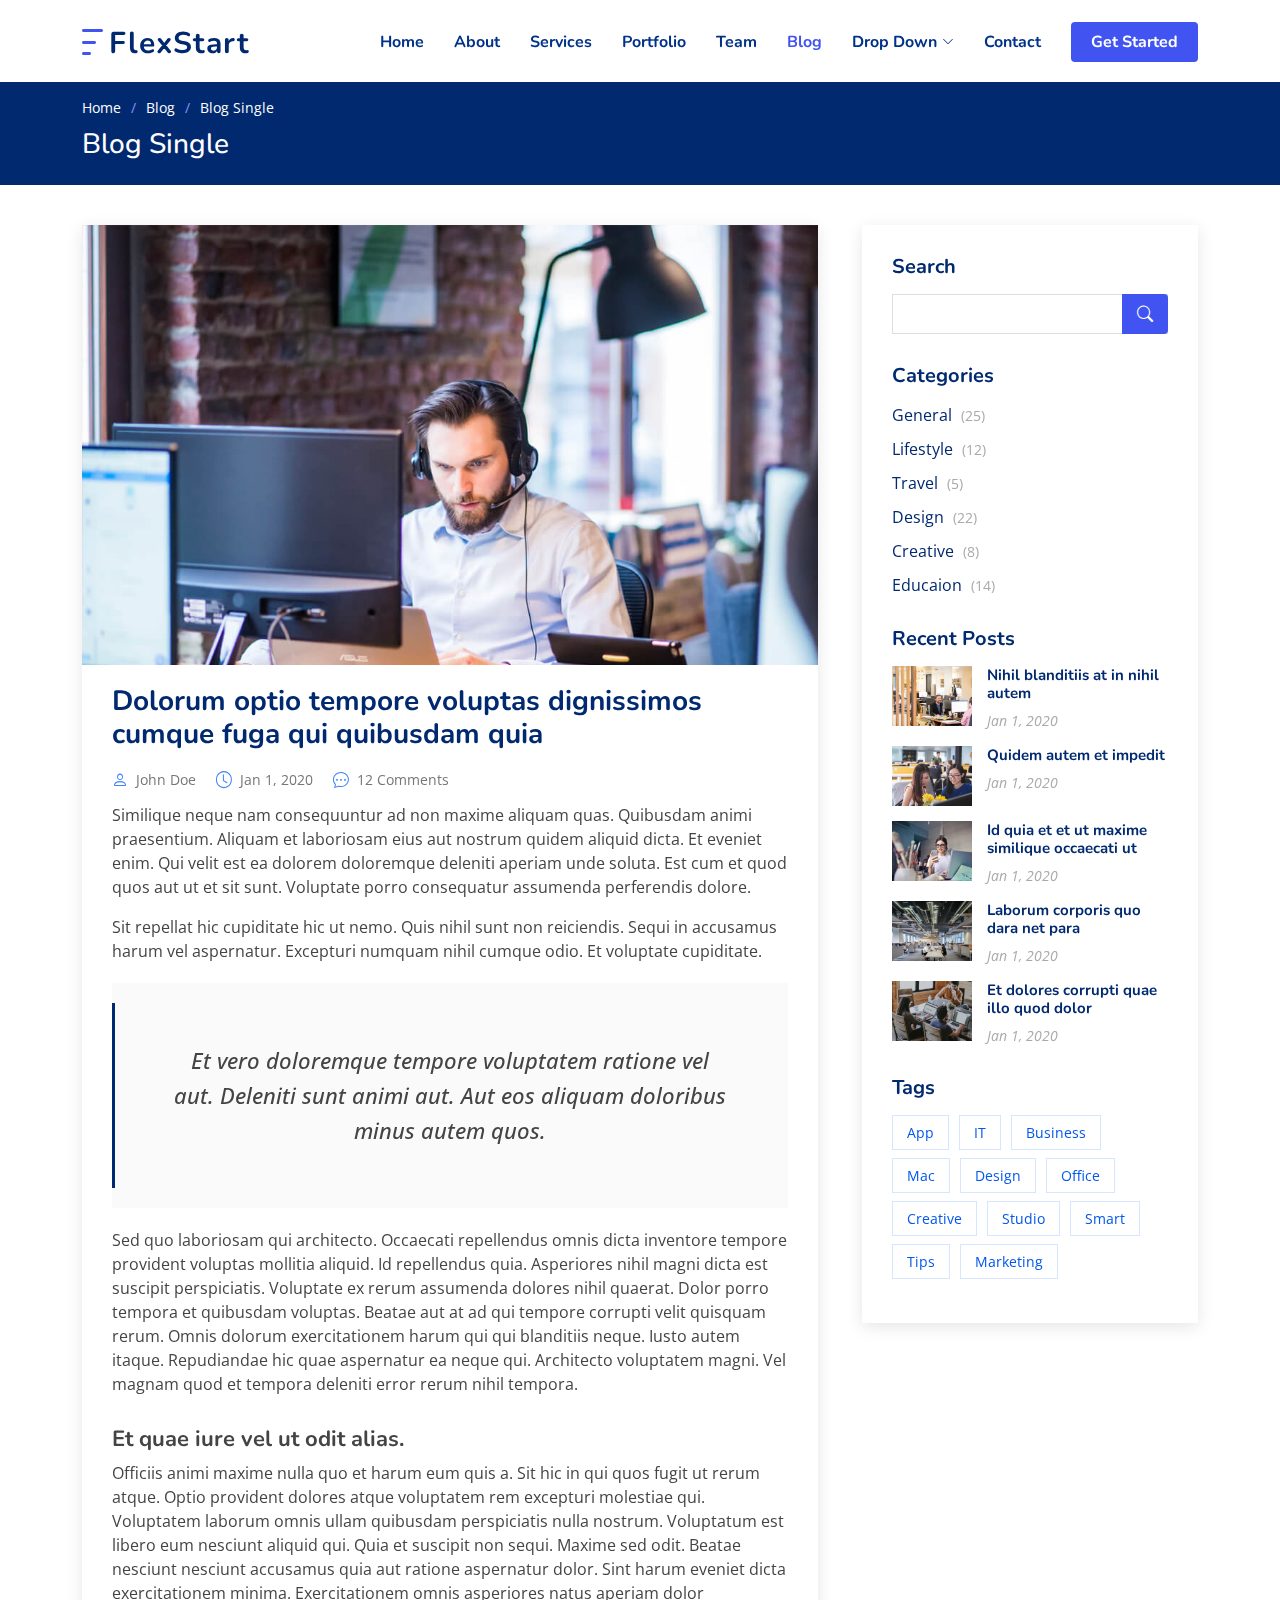
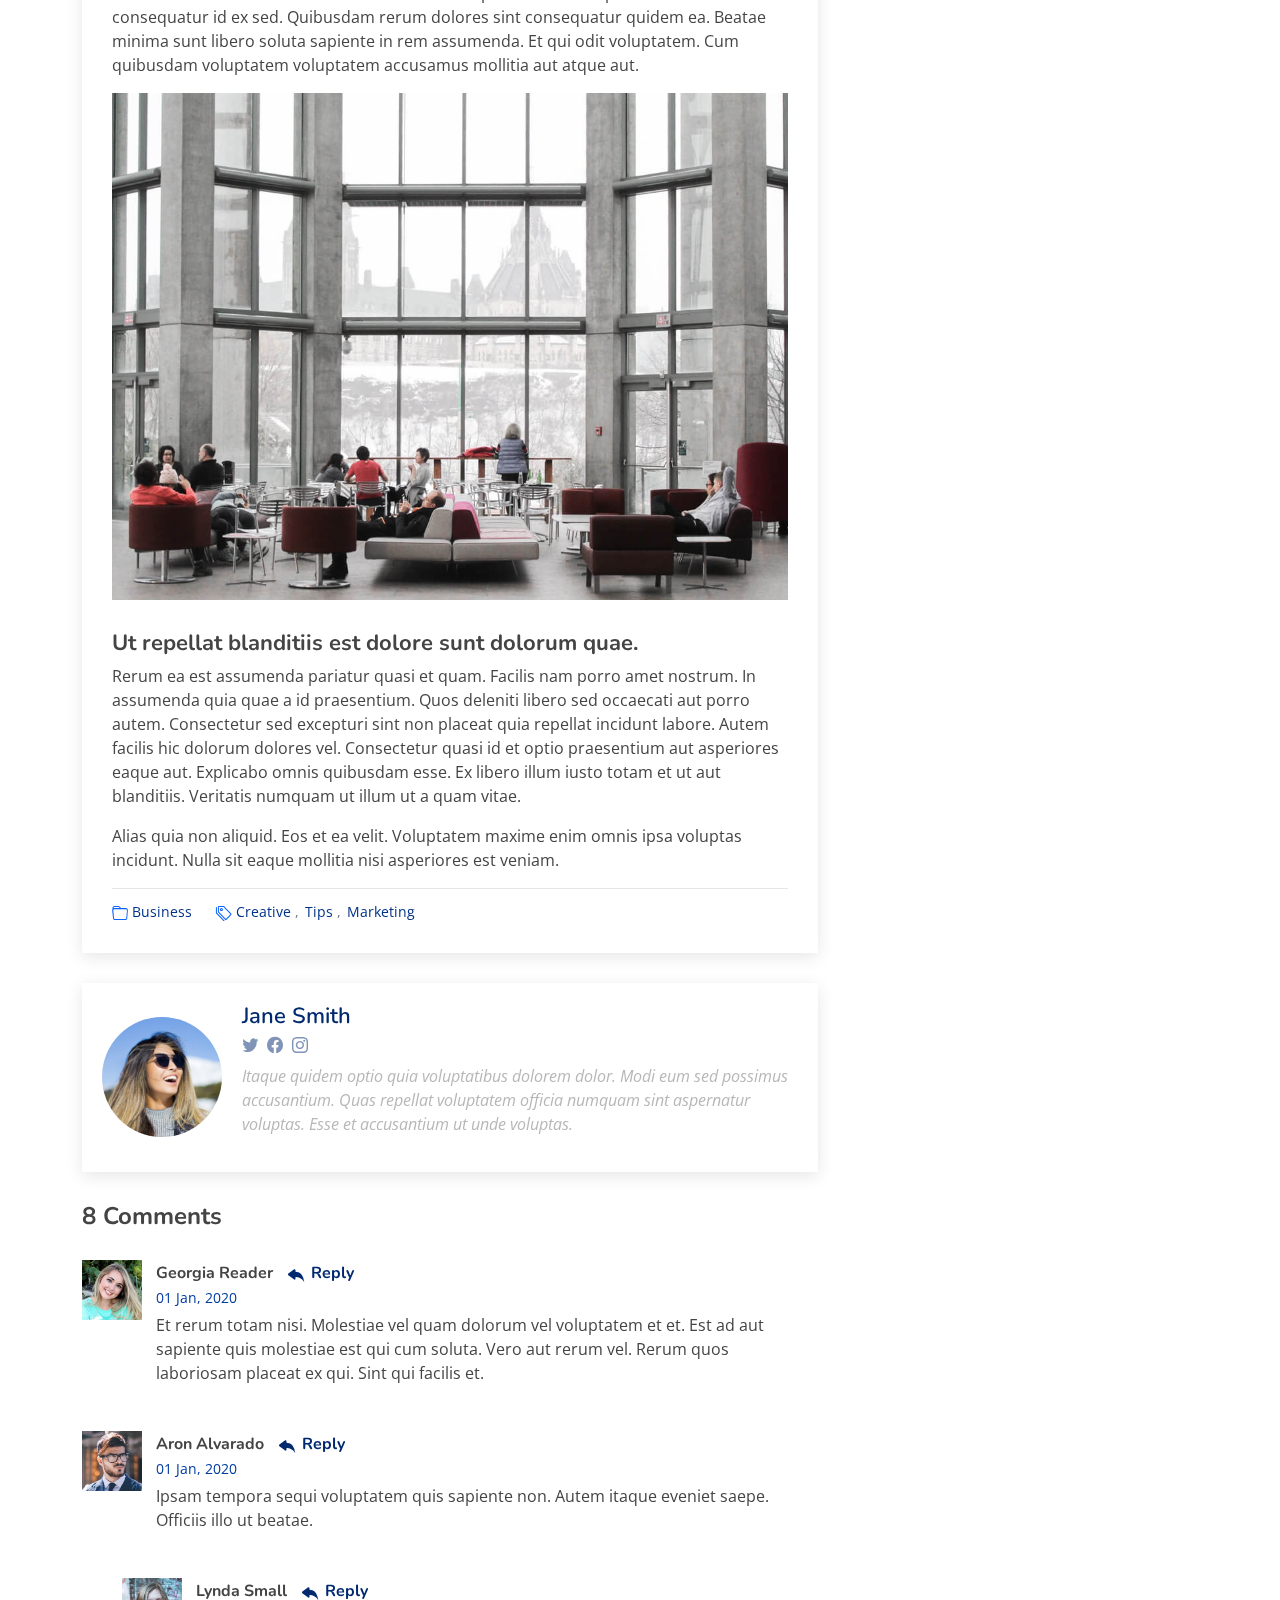
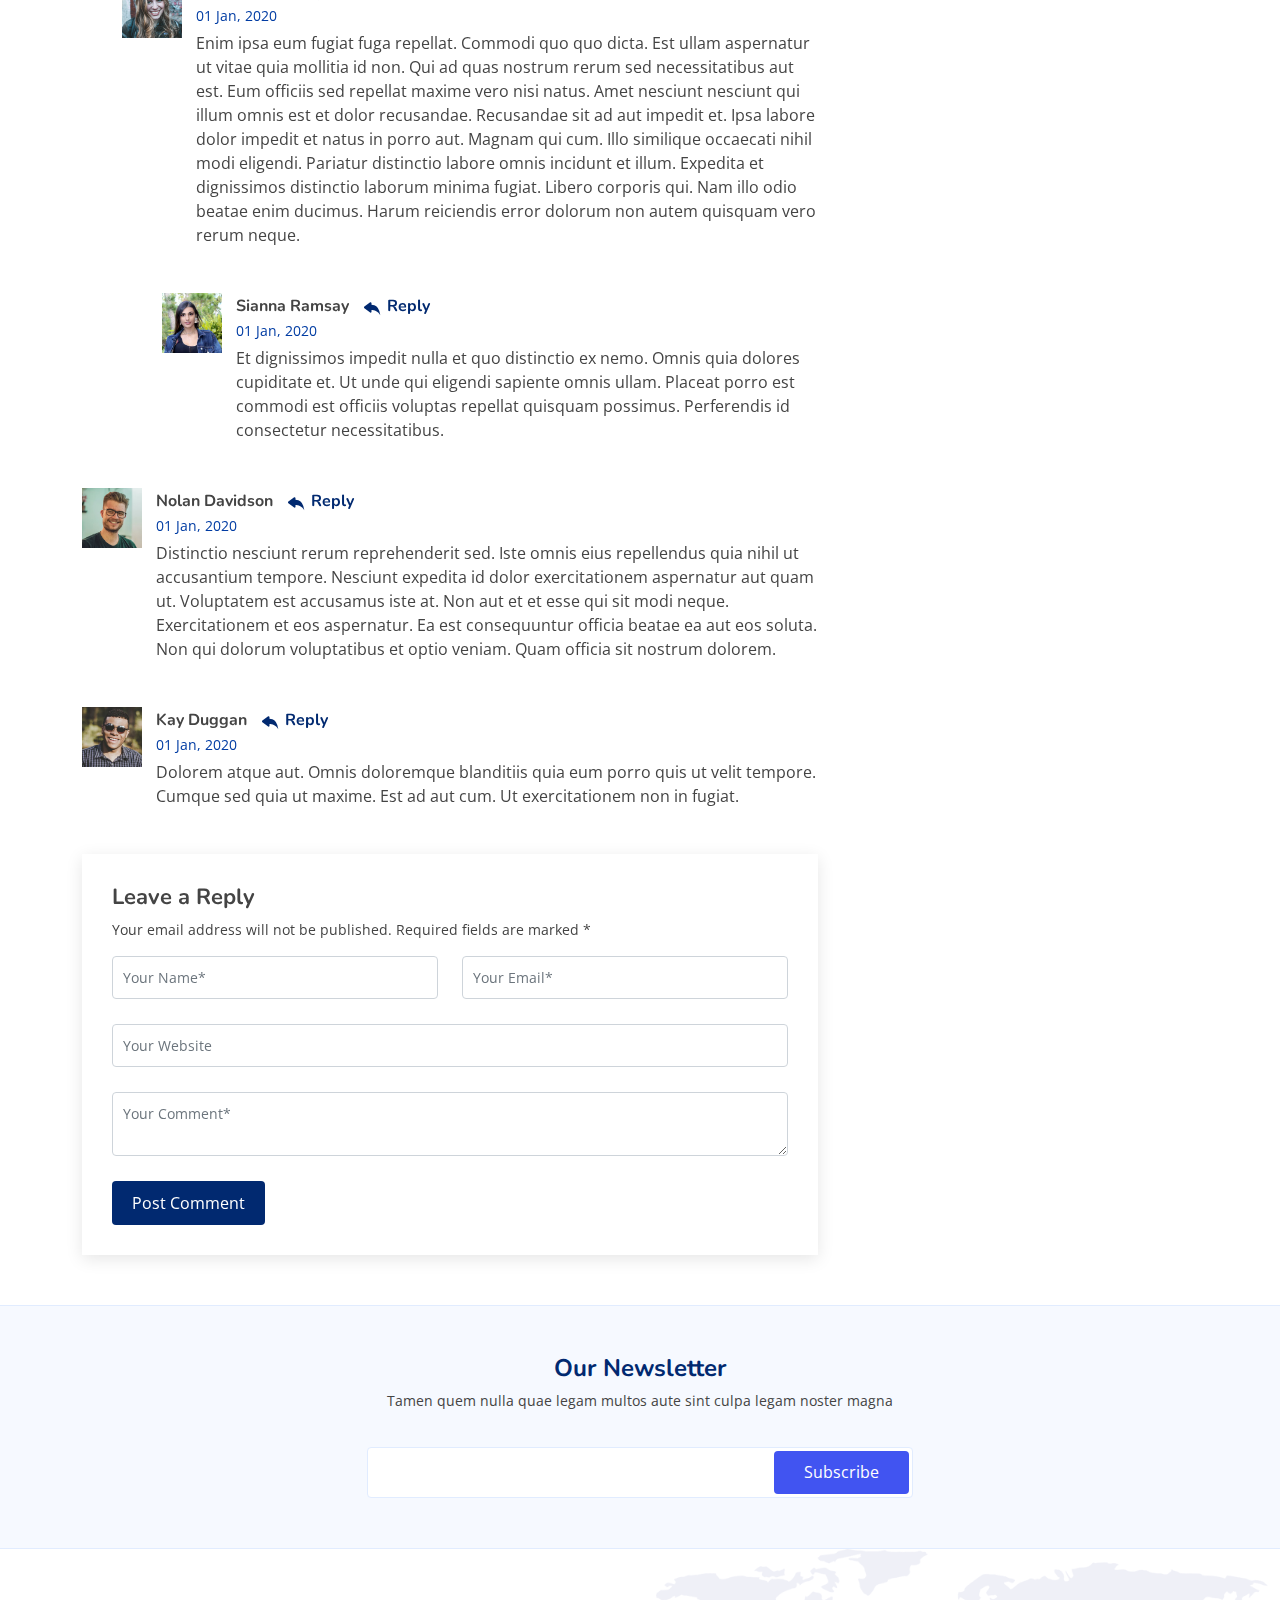
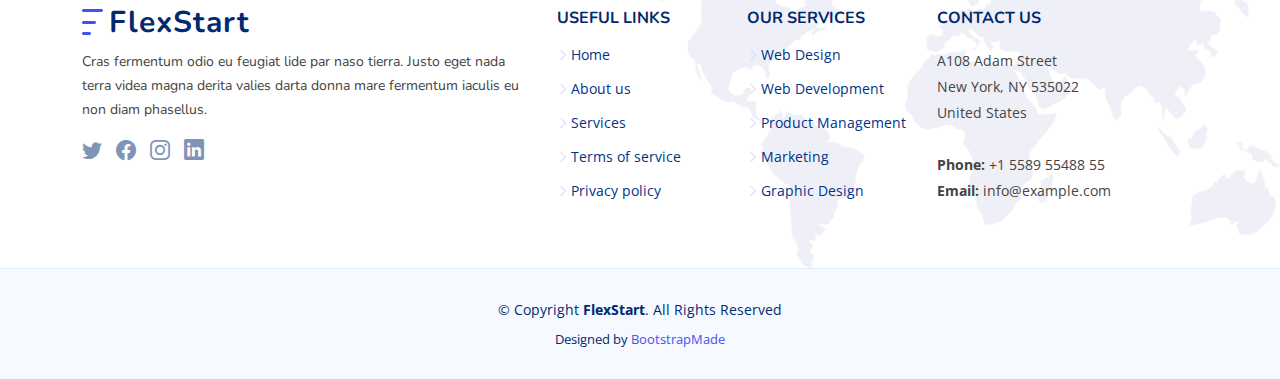
<file: blog-single.html>
<!DOCTYPE html>
<html lang="en">

<head>
  <meta charset="utf-8">
  <meta content="width=device-width, initial-scale=1.0" name="viewport">

  <title>Blog Single - FlexStart Bootstrap Template</title>
  <meta content="" name="description">
  <meta content="" name="keywords">

  <!-- Favicons -->
  <link href="assets/img/favicon.png" rel="icon">
  <link href="assets/img/apple-touch-icon.png" rel="apple-touch-icon">

  <!-- Google Fonts -->
  <link href="https://fonts.googleapis.com/css?family=Open+Sans:300,300i,400,400i,600,600i,700,700i|Nunito:300,300i,400,400i,600,600i,700,700i|Poppins:300,300i,400,400i,500,500i,600,600i,700,700i" rel="stylesheet">

  <!-- Vendor CSS Files -->
  <link href="assets/vendor/bootstrap/css/bootstrap.min.css" rel="stylesheet">
  <link href="assets/vendor/bootstrap-icons/bootstrap-icons.css" rel="stylesheet">
  <link href="assets/vendor/aos/aos.css" rel="stylesheet">
  <link href="assets/vendor/remixicon/remixicon.css" rel="stylesheet">
  <link href="assets/vendor/swiper/swiper-bundle.min.css" rel="stylesheet">
  <link href="assets/vendor/glightbox/css/glightbox.min.css" rel="stylesheet">

  <!-- Template Main CSS File -->
  <link href="assets/css/style.css" rel="stylesheet">

  <!-- =======================================================
  * Template Name: FlexStart - v1.0.0
  * Template URL: https://bootstrapmade.com/flexstart-bootstrap-startup-template/
  * Author: BootstrapMade.com
  * License: https://bootstrapmade.com/license/
  ======================================================== -->
</head>

<body>

  <!-- ======= Header ======= -->
  <header id="header" class="header fixed-top">
    <div class="container-fluid container-xl d-flex align-items-center justify-content-between">

      <a href="index.html" class="logo d-flex align-items-center">
        <img src="assets/img/logo.png" alt="">
        <span>FlexStart</span>
      </a>

      <nav id="navbar" class="navbar">
        <ul>
          <li><a class="nav-link " href="#">Home</a></li>
          <li><a class="nav-link scrollto" href="#about">About</a></li>
          <li><a class="nav-link scrollto" href="#services">Services</a></li>
          <li><a class="nav-link scrollto" href="#portfolio">Portfolio</a></li>
          <li><a class="nav-link scrollto" href="#team">Team</a></li>
          <li><a class="active" href="blog.html">Blog</a></li>
          <li class="dropdown"><a href="#"><span>Drop Down</span> <i class="bi bi-chevron-down"></i></a>
            <ul>
              <li><a href="#">Drop Down 1</a></li>
              <li class="dropdown"><a href="#"><span>Deep Drop Down</span> <i class="bi bi-chevron-right"></i></a>
                <ul>
                  <li><a href="#">Deep Drop Down 1</a></li>
                  <li><a href="#">Deep Drop Down 2</a></li>
                  <li><a href="#">Deep Drop Down 3</a></li>
                  <li><a href="#">Deep Drop Down 4</a></li>
                  <li><a href="#">Deep Drop Down 5</a></li>
                </ul>
              </li>
              <li><a href="#">Drop Down 2</a></li>
              <li><a href="#">Drop Down 3</a></li>
              <li><a href="#">Drop Down 4</a></li>
            </ul>
          </li>
          <li><a class="nav-link scrollto" href="#contact">Contact</a></li>
          <li><a class="getstarted scrollto" href="#about">Get Started</a></li>
        </ul>
        <i class="bi bi-list mobile-nav-toggle"></i>
      </nav><!-- .navbar -->

    </div>
  </header><!-- End Header -->

  <main id="main">

    <!-- ======= Breadcrumbs ======= -->
    <section class="breadcrumbs">
      <div class="container">

        <ol>
          <li><a href="index.html">Home</a></li>
          <li><a href="blog.html">Blog</a></li>
          <li>Blog Single</li>
        </ol>
        <h2>Blog Single</h2>

      </div>
    </section><!-- End Breadcrumbs -->

    <!-- ======= Blog Single Section ======= -->
    <section id="blog" class="blog">
      <div class="container" data-aos="fade-up">

        <div class="row">

          <div class="col-lg-8 entries">

            <article class="entry entry-single">

              <div class="entry-img">
                <img src="assets/img/blog/blog-1.jpg" alt="" class="img-fluid">
              </div>

              <h2 class="entry-title">
                <a href="blog-single.html">Dolorum optio tempore voluptas dignissimos cumque fuga qui quibusdam quia</a>
              </h2>

              <div class="entry-meta">
                <ul>
                  <li class="d-flex align-items-center"><i class="bi bi-person"></i> <a href="blog-single.html">John Doe</a></li>
                  <li class="d-flex align-items-center"><i class="bi bi-clock"></i> <a href="blog-single.html"><time datetime="2020-01-01">Jan 1, 2020</time></a></li>
                  <li class="d-flex align-items-center"><i class="bi bi-chat-dots"></i> <a href="blog-single.html">12 Comments</a></li>
                </ul>
              </div>

              <div class="entry-content">
                <p>
                  Similique neque nam consequuntur ad non maxime aliquam quas. Quibusdam animi praesentium. Aliquam et laboriosam eius aut nostrum quidem aliquid dicta.
                  Et eveniet enim. Qui velit est ea dolorem doloremque deleniti aperiam unde soluta. Est cum et quod quos aut ut et sit sunt. Voluptate porro consequatur assumenda perferendis dolore.
                </p>

                <p>
                  Sit repellat hic cupiditate hic ut nemo. Quis nihil sunt non reiciendis. Sequi in accusamus harum vel aspernatur. Excepturi numquam nihil cumque odio. Et voluptate cupiditate.
                </p>

                <blockquote>
                  <p>
                    Et vero doloremque tempore voluptatem ratione vel aut. Deleniti sunt animi aut. Aut eos aliquam doloribus minus autem quos.
                  </p>
                </blockquote>

                <p>
                  Sed quo laboriosam qui architecto. Occaecati repellendus omnis dicta inventore tempore provident voluptas mollitia aliquid. Id repellendus quia. Asperiores nihil magni dicta est suscipit perspiciatis. Voluptate ex rerum assumenda dolores nihil quaerat.
                  Dolor porro tempora et quibusdam voluptas. Beatae aut at ad qui tempore corrupti velit quisquam rerum. Omnis dolorum exercitationem harum qui qui blanditiis neque.
                  Iusto autem itaque. Repudiandae hic quae aspernatur ea neque qui. Architecto voluptatem magni. Vel magnam quod et tempora deleniti error rerum nihil tempora.
                </p>

                <h3>Et quae iure vel ut odit alias.</h3>
                <p>
                  Officiis animi maxime nulla quo et harum eum quis a. Sit hic in qui quos fugit ut rerum atque. Optio provident dolores atque voluptatem rem excepturi molestiae qui. Voluptatem laborum omnis ullam quibusdam perspiciatis nulla nostrum. Voluptatum est libero eum nesciunt aliquid qui.
                  Quia et suscipit non sequi. Maxime sed odit. Beatae nesciunt nesciunt accusamus quia aut ratione aspernatur dolor. Sint harum eveniet dicta exercitationem minima. Exercitationem omnis asperiores natus aperiam dolor consequatur id ex sed. Quibusdam rerum dolores sint consequatur quidem ea.
                  Beatae minima sunt libero soluta sapiente in rem assumenda. Et qui odit voluptatem. Cum quibusdam voluptatem voluptatem accusamus mollitia aut atque aut.
                </p>
                <img src="assets/img/blog/blog-inside-post.jpg" class="img-fluid" alt="">

                <h3>Ut repellat blanditiis est dolore sunt dolorum quae.</h3>
                <p>
                  Rerum ea est assumenda pariatur quasi et quam. Facilis nam porro amet nostrum. In assumenda quia quae a id praesentium. Quos deleniti libero sed occaecati aut porro autem. Consectetur sed excepturi sint non placeat quia repellat incidunt labore. Autem facilis hic dolorum dolores vel.
                  Consectetur quasi id et optio praesentium aut asperiores eaque aut. Explicabo omnis quibusdam esse. Ex libero illum iusto totam et ut aut blanditiis. Veritatis numquam ut illum ut a quam vitae.
                </p>
                <p>
                  Alias quia non aliquid. Eos et ea velit. Voluptatem maxime enim omnis ipsa voluptas incidunt. Nulla sit eaque mollitia nisi asperiores est veniam.
                </p>

              </div>

              <div class="entry-footer">
                <i class="bi bi-folder"></i>
                <ul class="cats">
                  <li><a href="#">Business</a></li>
                </ul>

                <i class="bi bi-tags"></i>
                <ul class="tags">
                  <li><a href="#">Creative</a></li>
                  <li><a href="#">Tips</a></li>
                  <li><a href="#">Marketing</a></li>
                </ul>
              </div>

            </article><!-- End blog entry -->

            <div class="blog-author d-flex align-items-center">
              <img src="assets/img/blog/blog-author.jpg" class="rounded-circle float-left" alt="">
              <div>
                <h4>Jane Smith</h4>
                <div class="social-links">
                  <a href="https://twitters.com/#"><i class="bi bi-twitter"></i></a>
                  <a href="https://facebook.com/#"><i class="bi bi-facebook"></i></a>
                  <a href="https://instagram.com/#"><i class="biu bi-instagram"></i></a>
                </div>
                <p>
                  Itaque quidem optio quia voluptatibus dolorem dolor. Modi eum sed possimus accusantium. Quas repellat voluptatem officia numquam sint aspernatur voluptas. Esse et accusantium ut unde voluptas.
                </p>
              </div>
            </div><!-- End blog author bio -->

            <div class="blog-comments">

              <h4 class="comments-count">8 Comments</h4>

              <div id="comment-1" class="comment">
                <div class="d-flex">
                  <div class="comment-img"><img src="assets/img/blog/comments-1.jpg" alt=""></div>
                  <div>
                    <h5><a href="">Georgia Reader</a> <a href="#" class="reply"><i class="bi bi-reply-fill"></i> Reply</a></h5>
                    <time datetime="2020-01-01">01 Jan, 2020</time>
                    <p>
                      Et rerum totam nisi. Molestiae vel quam dolorum vel voluptatem et et. Est ad aut sapiente quis molestiae est qui cum soluta.
                      Vero aut rerum vel. Rerum quos laboriosam placeat ex qui. Sint qui facilis et.
                    </p>
                  </div>
                </div>
              </div><!-- End comment #1 -->

              <div id="comment-2" class="comment">
                <div class="d-flex">
                  <div class="comment-img"><img src="assets/img/blog/comments-2.jpg" alt=""></div>
                  <div>
                    <h5><a href="">Aron Alvarado</a> <a href="#" class="reply"><i class="bi bi-reply-fill"></i> Reply</a></h5>
                    <time datetime="2020-01-01">01 Jan, 2020</time>
                    <p>
                      Ipsam tempora sequi voluptatem quis sapiente non. Autem itaque eveniet saepe. Officiis illo ut beatae.
                    </p>
                  </div>
                </div>

                <div id="comment-reply-1" class="comment comment-reply">
                  <div class="d-flex">
                    <div class="comment-img"><img src="assets/img/blog/comments-3.jpg" alt=""></div>
                    <div>
                      <h5><a href="">Lynda Small</a> <a href="#" class="reply"><i class="bi bi-reply-fill"></i> Reply</a></h5>
                      <time datetime="2020-01-01">01 Jan, 2020</time>
                      <p>
                        Enim ipsa eum fugiat fuga repellat. Commodi quo quo dicta. Est ullam aspernatur ut vitae quia mollitia id non. Qui ad quas nostrum rerum sed necessitatibus aut est. Eum officiis sed repellat maxime vero nisi natus. Amet nesciunt nesciunt qui illum omnis est et dolor recusandae.

                        Recusandae sit ad aut impedit et. Ipsa labore dolor impedit et natus in porro aut. Magnam qui cum. Illo similique occaecati nihil modi eligendi. Pariatur distinctio labore omnis incidunt et illum. Expedita et dignissimos distinctio laborum minima fugiat.

                        Libero corporis qui. Nam illo odio beatae enim ducimus. Harum reiciendis error dolorum non autem quisquam vero rerum neque.
                      </p>
                    </div>
                  </div>

                  <div id="comment-reply-2" class="comment comment-reply">
                    <div class="d-flex">
                      <div class="comment-img"><img src="assets/img/blog/comments-4.jpg" alt=""></div>
                      <div>
                        <h5><a href="">Sianna Ramsay</a> <a href="#" class="reply"><i class="bi bi-reply-fill"></i> Reply</a></h5>
                        <time datetime="2020-01-01">01 Jan, 2020</time>
                        <p>
                          Et dignissimos impedit nulla et quo distinctio ex nemo. Omnis quia dolores cupiditate et. Ut unde qui eligendi sapiente omnis ullam. Placeat porro est commodi est officiis voluptas repellat quisquam possimus. Perferendis id consectetur necessitatibus.
                        </p>
                      </div>
                    </div>

                  </div><!-- End comment reply #2-->

                </div><!-- End comment reply #1-->

              </div><!-- End comment #2-->

              <div id="comment-3" class="comment">
                <div class="d-flex">
                  <div class="comment-img"><img src="assets/img/blog/comments-5.jpg" alt=""></div>
                  <div>
                    <h5><a href="">Nolan Davidson</a> <a href="#" class="reply"><i class="bi bi-reply-fill"></i> Reply</a></h5>
                    <time datetime="2020-01-01">01 Jan, 2020</time>
                    <p>
                      Distinctio nesciunt rerum reprehenderit sed. Iste omnis eius repellendus quia nihil ut accusantium tempore. Nesciunt expedita id dolor exercitationem aspernatur aut quam ut. Voluptatem est accusamus iste at.
                      Non aut et et esse qui sit modi neque. Exercitationem et eos aspernatur. Ea est consequuntur officia beatae ea aut eos soluta. Non qui dolorum voluptatibus et optio veniam. Quam officia sit nostrum dolorem.
                    </p>
                  </div>
                </div>

              </div><!-- End comment #3 -->

              <div id="comment-4" class="comment">
                <div class="d-flex">
                  <div class="comment-img"><img src="assets/img/blog/comments-6.jpg" alt=""></div>
                  <div>
                    <h5><a href="">Kay Duggan</a> <a href="#" class="reply"><i class="bi bi-reply-fill"></i> Reply</a></h5>
                    <time datetime="2020-01-01">01 Jan, 2020</time>
                    <p>
                      Dolorem atque aut. Omnis doloremque blanditiis quia eum porro quis ut velit tempore. Cumque sed quia ut maxime. Est ad aut cum. Ut exercitationem non in fugiat.
                    </p>
                  </div>
                </div>

              </div><!-- End comment #4 -->

              <div class="reply-form">
                <h4>Leave a Reply</h4>
                <p>Your email address will not be published. Required fields are marked * </p>
                <form action="">
                  <div class="row">
                    <div class="col-md-6 form-group">
                      <input name="name" type="text" class="form-control" placeholder="Your Name*">
                    </div>
                    <div class="col-md-6 form-group">
                      <input name="email" type="text" class="form-control" placeholder="Your Email*">
                    </div>
                  </div>
                  <div class="row">
                    <div class="col form-group">
                      <input name="website" type="text" class="form-control" placeholder="Your Website">
                    </div>
                  </div>
                  <div class="row">
                    <div class="col form-group">
                      <textarea name="comment" class="form-control" placeholder="Your Comment*"></textarea>
                    </div>
                  </div>
                  <button type="submit" class="btn btn-primary">Post Comment</button>

                </form>

              </div>

            </div><!-- End blog comments -->

          </div><!-- End blog entries list -->

          <div class="col-lg-4">

            <div class="sidebar">

              <h3 class="sidebar-title">Search</h3>
              <div class="sidebar-item search-form">
                <form action="">
                  <input type="text">
                  <button type="submit"><i class="bi bi-search"></i></button>
                </form>
              </div><!-- End sidebar search formn-->

              <h3 class="sidebar-title">Categories</h3>
              <div class="sidebar-item categories">
                <ul>
                  <li><a href="#">General <span>(25)</span></a></li>
                  <li><a href="#">Lifestyle <span>(12)</span></a></li>
                  <li><a href="#">Travel <span>(5)</span></a></li>
                  <li><a href="#">Design <span>(22)</span></a></li>
                  <li><a href="#">Creative <span>(8)</span></a></li>
                  <li><a href="#">Educaion <span>(14)</span></a></li>
                </ul>
              </div><!-- End sidebar categories-->

              <h3 class="sidebar-title">Recent Posts</h3>
              <div class="sidebar-item recent-posts">
                <div class="post-item clearfix">
                  <img src="assets/img/blog/blog-recent-1.jpg" alt="">
                  <h4><a href="blog-single.html">Nihil blanditiis at in nihil autem</a></h4>
                  <time datetime="2020-01-01">Jan 1, 2020</time>
                </div>

                <div class="post-item clearfix">
                  <img src="assets/img/blog/blog-recent-2.jpg" alt="">
                  <h4><a href="blog-single.html">Quidem autem et impedit</a></h4>
                  <time datetime="2020-01-01">Jan 1, 2020</time>
                </div>

                <div class="post-item clearfix">
                  <img src="assets/img/blog/blog-recent-3.jpg" alt="">
                  <h4><a href="blog-single.html">Id quia et et ut maxime similique occaecati ut</a></h4>
                  <time datetime="2020-01-01">Jan 1, 2020</time>
                </div>

                <div class="post-item clearfix">
                  <img src="assets/img/blog/blog-recent-4.jpg" alt="">
                  <h4><a href="blog-single.html">Laborum corporis quo dara net para</a></h4>
                  <time datetime="2020-01-01">Jan 1, 2020</time>
                </div>

                <div class="post-item clearfix">
                  <img src="assets/img/blog/blog-recent-5.jpg" alt="">
                  <h4><a href="blog-single.html">Et dolores corrupti quae illo quod dolor</a></h4>
                  <time datetime="2020-01-01">Jan 1, 2020</time>
                </div>

              </div><!-- End sidebar recent posts-->

              <h3 class="sidebar-title">Tags</h3>
              <div class="sidebar-item tags">
                <ul>
                  <li><a href="#">App</a></li>
                  <li><a href="#">IT</a></li>
                  <li><a href="#">Business</a></li>
                  <li><a href="#">Mac</a></li>
                  <li><a href="#">Design</a></li>
                  <li><a href="#">Office</a></li>
                  <li><a href="#">Creative</a></li>
                  <li><a href="#">Studio</a></li>
                  <li><a href="#">Smart</a></li>
                  <li><a href="#">Tips</a></li>
                  <li><a href="#">Marketing</a></li>
                </ul>
              </div><!-- End sidebar tags-->

            </div><!-- End sidebar -->

          </div><!-- End blog sidebar -->

        </div>

      </div>
    </section><!-- End Blog Single Section -->

  </main><!-- End #main -->

  <!-- ======= Footer ======= -->
  <footer id="footer" class="footer">

    <div class="footer-newsletter">
      <div class="container">
        <div class="row justify-content-center">
          <div class="col-lg-12 text-center">
            <h4>Our Newsletter</h4>
            <p>Tamen quem nulla quae legam multos aute sint culpa legam noster magna</p>
          </div>
          <div class="col-lg-6">
            <form action="" method="post">
              <input type="email" name="email"><input type="submit" value="Subscribe">
            </form>
          </div>
        </div>
      </div>
    </div>

    <div class="footer-top">
      <div class="container">
        <div class="row gy-4">
          <div class="col-lg-5 col-md-12 footer-info">
            <a href="index.html" class="logo d-flex align-items-center">
              <img src="assets/img/logo.png" alt="">
              <span>FlexStart</span>
            </a>
            <p>Cras fermentum odio eu feugiat lide par naso tierra. Justo eget nada terra videa magna derita valies darta donna mare fermentum iaculis eu non diam phasellus.</p>
            <div class="social-links mt-3">
              <a href="#" class="twitter"><i class="bi bi-twitter"></i></a>
              <a href="#" class="facebook"><i class="bi bi-facebook"></i></a>
              <a href="#" class="instagram"><i class="bi bi-instagram bx bxl-instagram"></i></a>
              <a href="#" class="linkedin"><i class="bi bi-linkedin bx bxl-linkedin"></i></a>
            </div>
          </div>

          <div class="col-lg-2 col-6 footer-links">
            <h4>Useful Links</h4>
            <ul>
              <li><i class="bi bi-chevron-right"></i> <a href="#">Home</a></li>
              <li><i class="bi bi-chevron-right"></i> <a href="#">About us</a></li>
              <li><i class="bi bi-chevron-right"></i> <a href="#">Services</a></li>
              <li><i class="bi bi-chevron-right"></i> <a href="#">Terms of service</a></li>
              <li><i class="bi bi-chevron-right"></i> <a href="#">Privacy policy</a></li>
            </ul>
          </div>

          <div class="col-lg-2 col-6 footer-links">
            <h4>Our Services</h4>
            <ul>
              <li><i class="bi bi-chevron-right"></i> <a href="#">Web Design</a></li>
              <li><i class="bi bi-chevron-right"></i> <a href="#">Web Development</a></li>
              <li><i class="bi bi-chevron-right"></i> <a href="#">Product Management</a></li>
              <li><i class="bi bi-chevron-right"></i> <a href="#">Marketing</a></li>
              <li><i class="bi bi-chevron-right"></i> <a href="#">Graphic Design</a></li>
            </ul>
          </div>

          <div class="col-lg-3 col-md-12 footer-contact text-center text-md-start">
            <h4>Contact Us</h4>
            <p>
              A108 Adam Street <br>
              New York, NY 535022<br>
              United States <br><br>
              <strong>Phone:</strong> +1 5589 55488 55<br>
              <strong>Email:</strong> info@example.com<br>
            </p>

          </div>

        </div>
      </div>
    </div>

    <div class="container">
      <div class="copyright">
        &copy; Copyright <strong><span>FlexStart</span></strong>. All Rights Reserved
      </div>
      <div class="credits">
        <!-- All the links in the footer should remain intact. -->
        <!-- You can delete the links only if you purchased the pro version. -->
        <!-- Licensing information: https://bootstrapmade.com/license/ -->
        <!-- Purchase the pro version with working PHP/AJAX contact form: https://bootstrapmade.com/flexstart-bootstrap-startup-template/ -->
        Designed by <a href="https://bootstrapmade.com/">BootstrapMade</a>
      </div>
    </div>
  </footer><!-- End Footer -->

  <a href="#" class="back-to-top d-flex align-items-center justify-content-center"><i class="bi bi-arrow-up-short"></i></a>

  <!-- Vendor JS Files -->
  <script src="assets/vendor/bootstrap/js/bootstrap.bundle.js"></script>
  <script src="assets/vendor/aos/aos.js"></script>
  <script src="assets/vendor/php-email-form/validate.js"></script>
  <script src="assets/vendor/swiper/swiper-bundle.min.js"></script>
  <script src="assets/vendor/purecounter/purecounter.js"></script>
  <script src="assets/vendor/isotope-layout/isotope.pkgd.min.js"></script>
  <script src="assets/vendor/glightbox/js/glightbox.min.js"></script>

  <!-- Template Main JS File -->
  <script src="assets/js/main.js"></script>

</body>

</html>
</file>
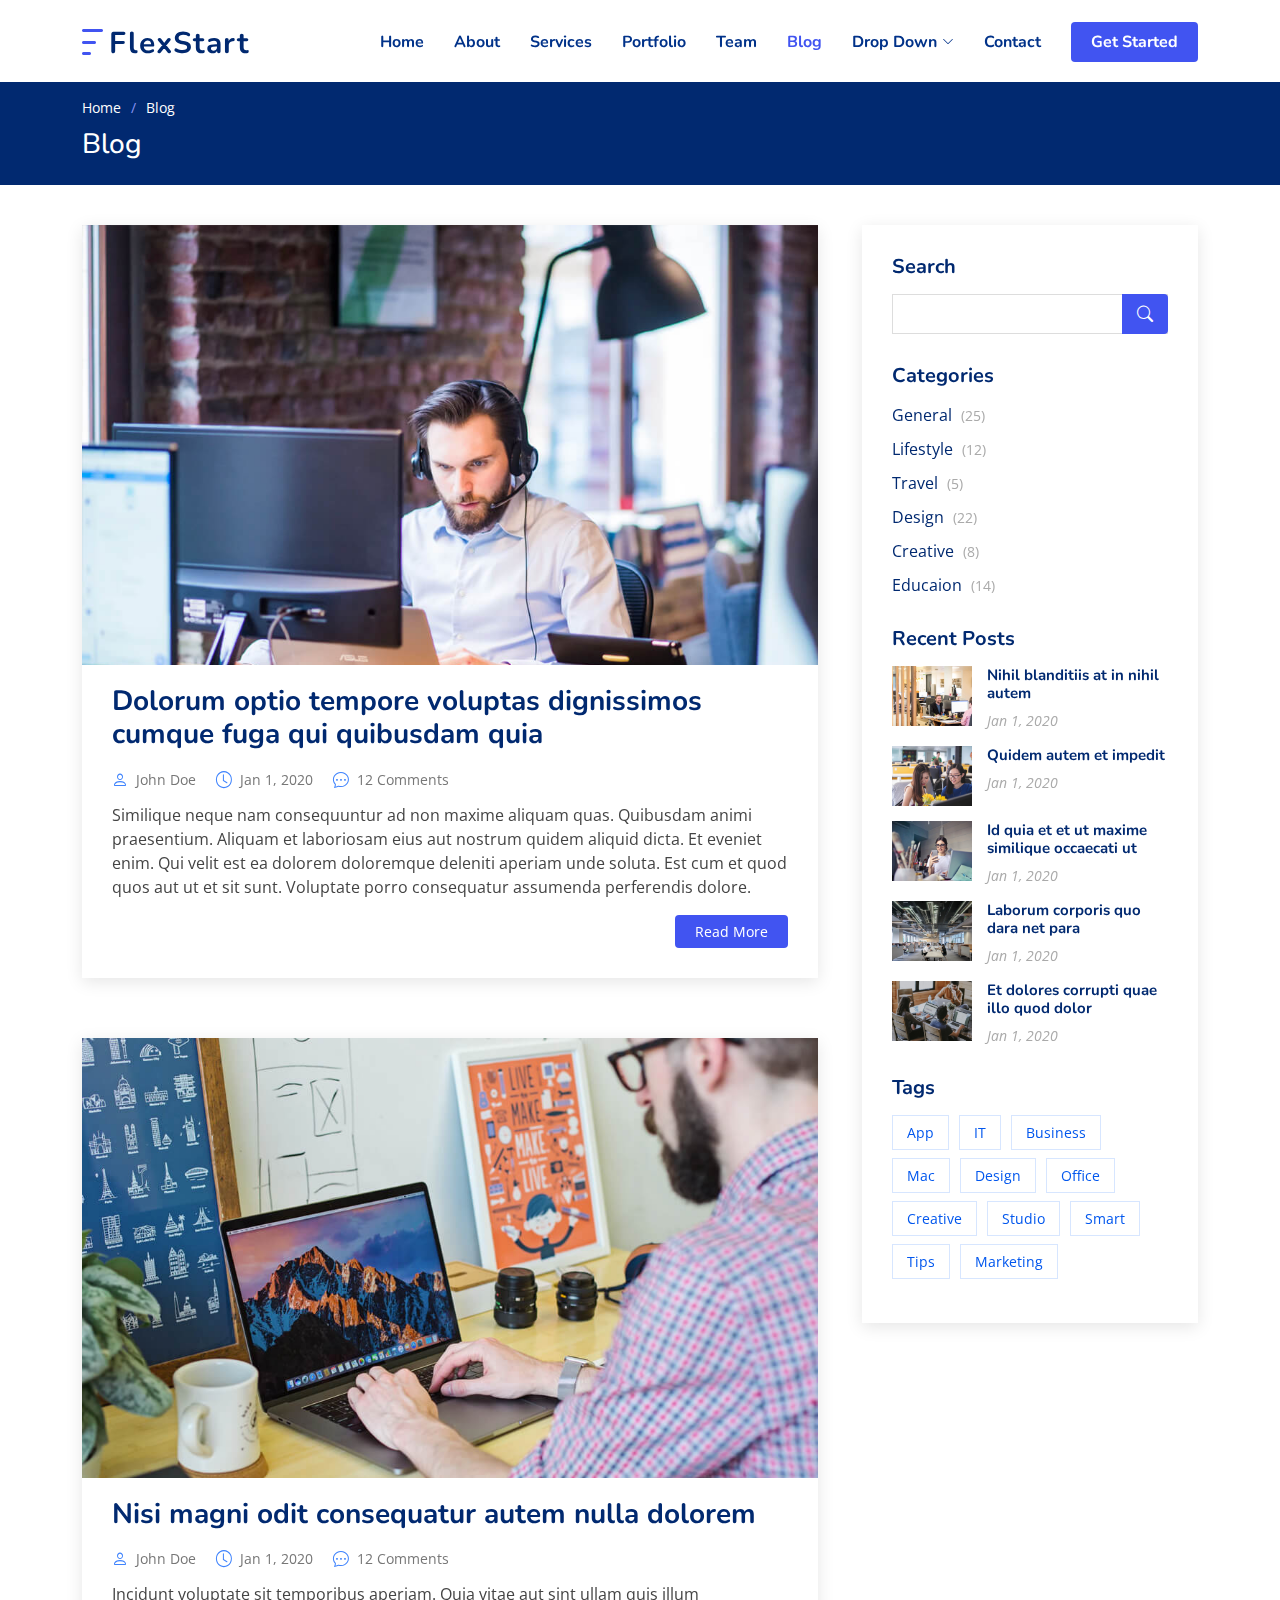
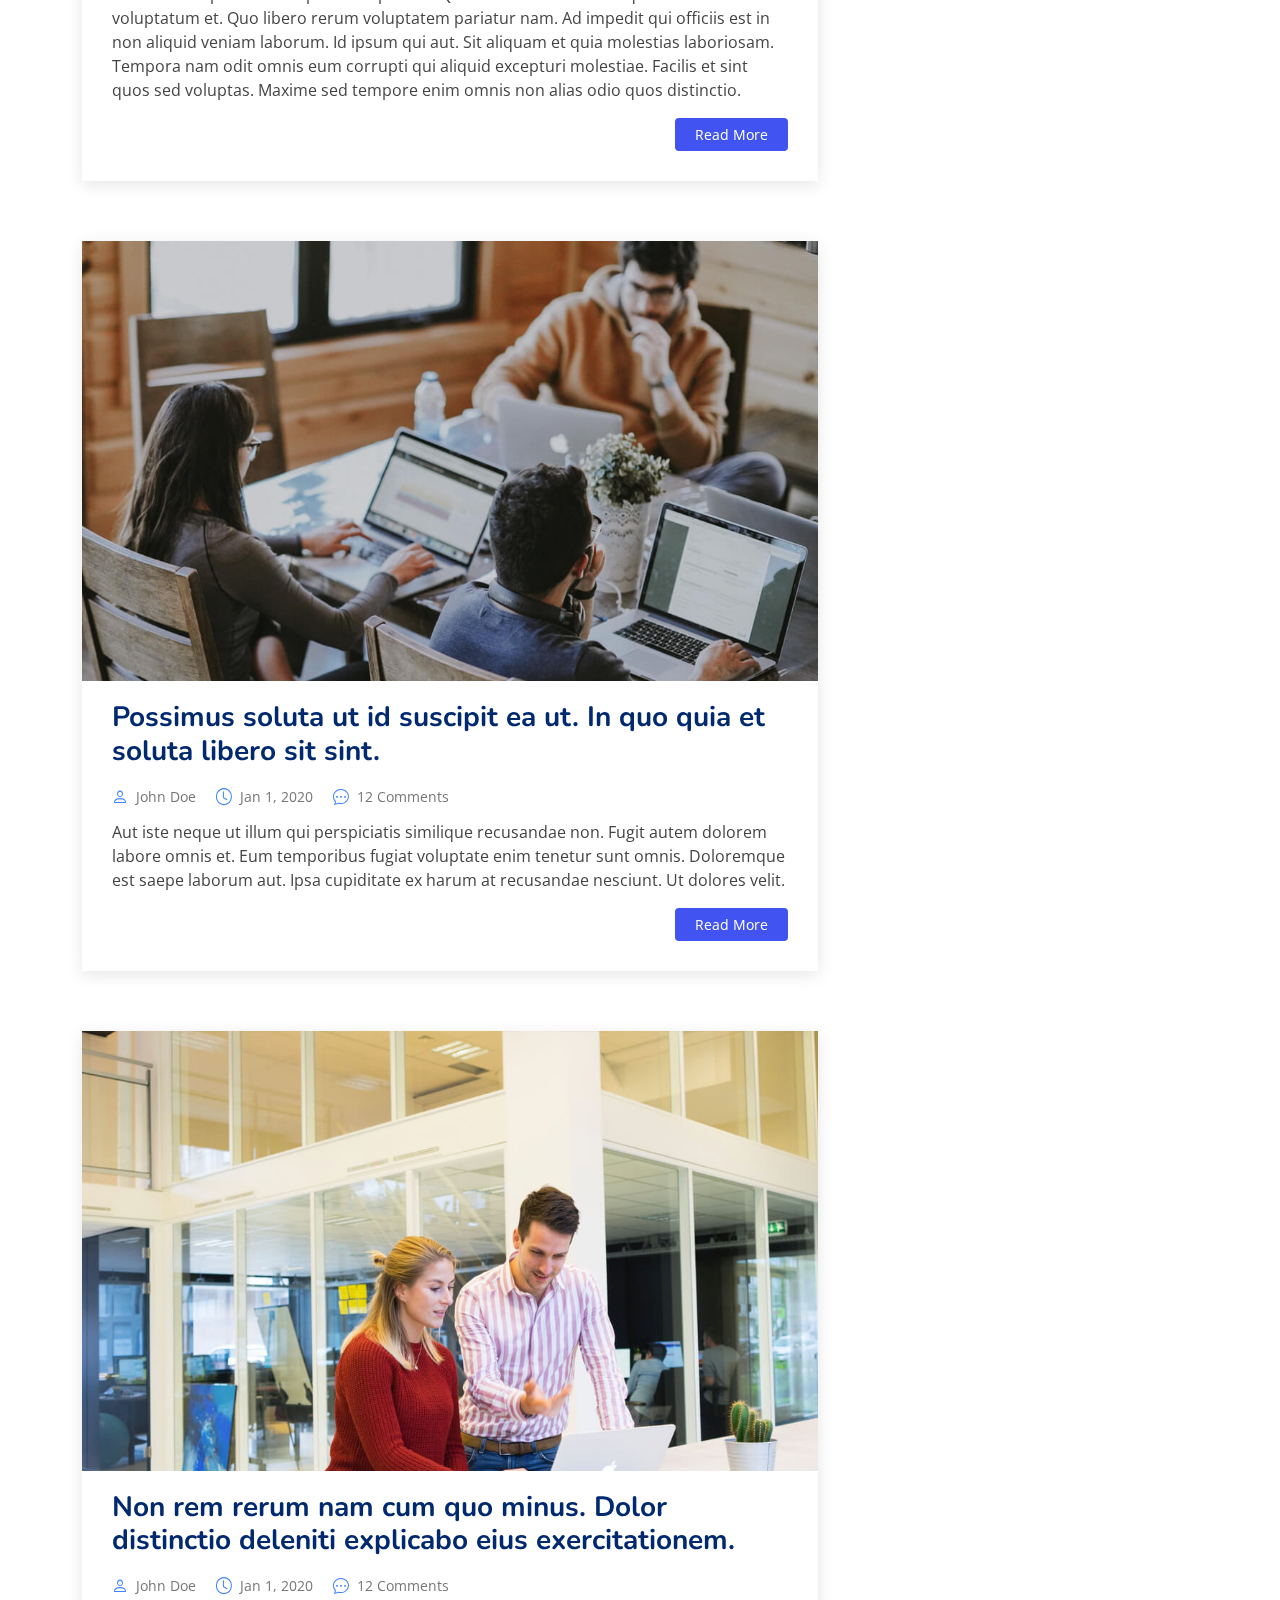
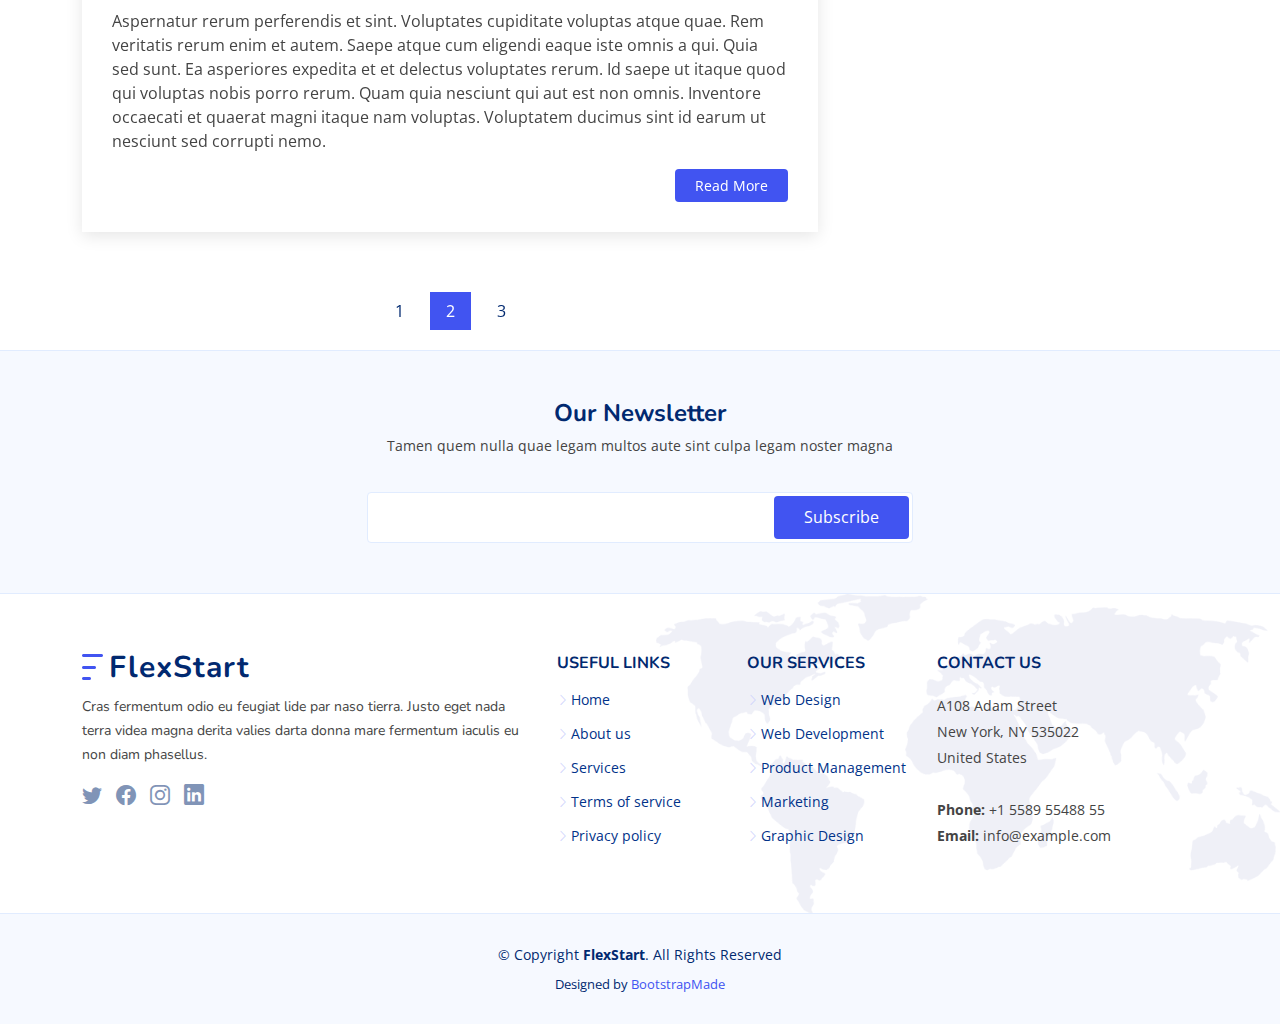
<file: blog.html>
<!DOCTYPE html>
<html lang="en">

<head>
  <meta charset="utf-8">
  <meta content="width=device-width, initial-scale=1.0" name="viewport">

  <title>Blog - FlexStart Bootstrap Template</title>
  <meta content="" name="description">
  <meta content="" name="keywords">

  <!-- Favicons -->
  <link href="assets/img/favicon.png" rel="icon">
  <link href="assets/img/apple-touch-icon.png" rel="apple-touch-icon">

  <!-- Google Fonts -->
  <link href="https://fonts.googleapis.com/css?family=Open+Sans:300,300i,400,400i,600,600i,700,700i|Nunito:300,300i,400,400i,600,600i,700,700i|Poppins:300,300i,400,400i,500,500i,600,600i,700,700i" rel="stylesheet">

  <!-- Vendor CSS Files -->
  <link href="assets/vendor/bootstrap/css/bootstrap.min.css" rel="stylesheet">
  <link href="assets/vendor/bootstrap-icons/bootstrap-icons.css" rel="stylesheet">
  <link href="assets/vendor/aos/aos.css" rel="stylesheet">
  <link href="assets/vendor/remixicon/remixicon.css" rel="stylesheet">
  <link href="assets/vendor/swiper/swiper-bundle.min.css" rel="stylesheet">
  <link href="assets/vendor/glightbox/css/glightbox.min.css" rel="stylesheet">

  <!-- Template Main CSS File -->
  <link href="assets/css/style.css" rel="stylesheet">

  <!-- =======================================================
  * Template Name: FlexStart - v1.0.0
  * Template URL: https://bootstrapmade.com/flexstart-bootstrap-startup-template/
  * Author: BootstrapMade.com
  * License: https://bootstrapmade.com/license/
  ======================================================== -->
</head>

<body>

  <!-- ======= Header ======= -->
  <header id="header" class="header fixed-top">
    <div class="container-fluid container-xl d-flex align-items-center justify-content-between">

      <a href="index.html" class="logo d-flex align-items-center">
        <img src="assets/img/logo.png" alt="">
        <span>FlexStart</span>
      </a>

      <nav id="navbar" class="navbar">
        <ul>
          <li><a class="nav-link " href="#">Home</a></li>
          <li><a class="nav-link scrollto" href="#about">About</a></li>
          <li><a class="nav-link scrollto" href="#services">Services</a></li>
          <li><a class="nav-link scrollto" href="#portfolio">Portfolio</a></li>
          <li><a class="nav-link scrollto" href="#team">Team</a></li>
          <li><a class="active" href="blog.html">Blog</a></li>
          <li class="dropdown"><a href="#"><span>Drop Down</span> <i class="bi bi-chevron-down"></i></a>
            <ul>
              <li><a href="#">Drop Down 1</a></li>
              <li class="dropdown"><a href="#"><span>Deep Drop Down</span> <i class="bi bi-chevron-right"></i></a>
                <ul>
                  <li><a href="#">Deep Drop Down 1</a></li>
                  <li><a href="#">Deep Drop Down 2</a></li>
                  <li><a href="#">Deep Drop Down 3</a></li>
                  <li><a href="#">Deep Drop Down 4</a></li>
                  <li><a href="#">Deep Drop Down 5</a></li>
                </ul>
              </li>
              <li><a href="#">Drop Down 2</a></li>
              <li><a href="#">Drop Down 3</a></li>
              <li><a href="#">Drop Down 4</a></li>
            </ul>
          </li>
          <li><a class="nav-link scrollto" href="#contact">Contact</a></li>
          <li><a class="getstarted scrollto" href="#about">Get Started</a></li>
        </ul>
        <i class="bi bi-list mobile-nav-toggle"></i>
      </nav><!-- .navbar -->

    </div>
  </header><!-- End Header -->

  <main id="main">

    <!-- ======= Breadcrumbs ======= -->
    <section class="breadcrumbs">
      <div class="container">

        <ol>
          <li><a href="index.html">Home</a></li>
          <li>Blog</li>
        </ol>
        <h2>Blog</h2>

      </div>
    </section><!-- End Breadcrumbs -->

    <!-- ======= Blog Section ======= -->
    <section id="blog" class="blog">
      <div class="container" data-aos="fade-up">

        <div class="row">

          <div class="col-lg-8 entries">

            <article class="entry">

              <div class="entry-img">
                <img src="assets/img/blog/blog-1.jpg" alt="" class="img-fluid">
              </div>

              <h2 class="entry-title">
                <a href="blog-single.html">Dolorum optio tempore voluptas dignissimos cumque fuga qui quibusdam quia</a>
              </h2>

              <div class="entry-meta">
                <ul>
                  <li class="d-flex align-items-center"><i class="bi bi-person"></i> <a href="blog-single.html">John Doe</a></li>
                  <li class="d-flex align-items-center"><i class="bi bi-clock"></i> <a href="blog-single.html"><time datetime="2020-01-01">Jan 1, 2020</time></a></li>
                  <li class="d-flex align-items-center"><i class="bi bi-chat-dots"></i> <a href="blog-single.html">12 Comments</a></li>
                </ul>
              </div>

              <div class="entry-content">
                <p>
                  Similique neque nam consequuntur ad non maxime aliquam quas. Quibusdam animi praesentium. Aliquam et laboriosam eius aut nostrum quidem aliquid dicta.
                  Et eveniet enim. Qui velit est ea dolorem doloremque deleniti aperiam unde soluta. Est cum et quod quos aut ut et sit sunt. Voluptate porro consequatur assumenda perferendis dolore.
                </p>
                <div class="read-more">
                  <a href="blog-single.html">Read More</a>
                </div>
              </div>

            </article><!-- End blog entry -->

            <article class="entry">

              <div class="entry-img">
                <img src="assets/img/blog/blog-2.jpg" alt="" class="img-fluid">
              </div>

              <h2 class="entry-title">
                <a href="blog-single.html">Nisi magni odit consequatur autem nulla dolorem</a>
              </h2>

              <div class="entry-meta">
                <ul>
                  <li class="d-flex align-items-center"><i class="bi bi-person"></i> <a href="blog-single.html">John Doe</a></li>
                  <li class="d-flex align-items-center"><i class="bi bi-clock"></i> <a href="blog-single.html"><time datetime="2020-01-01">Jan 1, 2020</time></a></li>
                  <li class="d-flex align-items-center"><i class="bi bi-chat-dots"></i> <a href="blog-single.html">12 Comments</a></li>
                </ul>
              </div>

              <div class="entry-content">
                <p>
                  Incidunt voluptate sit temporibus aperiam. Quia vitae aut sint ullam quis illum voluptatum et. Quo libero rerum voluptatem pariatur nam.
                  Ad impedit qui officiis est in non aliquid veniam laborum. Id ipsum qui aut. Sit aliquam et quia molestias laboriosam. Tempora nam odit omnis eum corrupti qui aliquid excepturi molestiae. Facilis et sint quos sed voluptas. Maxime sed tempore enim omnis non alias odio quos distinctio.
                </p>
                <div class="read-more">
                  <a href="blog-single.html">Read More</a>
                </div>
              </div>

            </article><!-- End blog entry -->

            <article class="entry">

              <div class="entry-img">
                <img src="assets/img/blog/blog-3.jpg" alt="" class="img-fluid">
              </div>

              <h2 class="entry-title">
                <a href="blog-single.html">Possimus soluta ut id suscipit ea ut. In quo quia et soluta libero sit sint.</a>
              </h2>

              <div class="entry-meta">
                <ul>
                  <li class="d-flex align-items-center"><i class="bi bi-person"></i> <a href="blog-single.html">John Doe</a></li>
                  <li class="d-flex align-items-center"><i class="bi bi-clock"></i> <a href="blog-single.html"><time datetime="2020-01-01">Jan 1, 2020</time></a></li>
                  <li class="d-flex align-items-center"><i class="bi bi-chat-dots"></i> <a href="blog-single.html">12 Comments</a></li>
                </ul>
              </div>

              <div class="entry-content">
                <p>
                  Aut iste neque ut illum qui perspiciatis similique recusandae non. Fugit autem dolorem labore omnis et. Eum temporibus fugiat voluptate enim tenetur sunt omnis.
                  Doloremque est saepe laborum aut. Ipsa cupiditate ex harum at recusandae nesciunt. Ut dolores velit.
                </p>
                <div class="read-more">
                  <a href="blog-single.html">Read More</a>
                </div>
              </div>

            </article><!-- End blog entry -->

            <article class="entry">

              <div class="entry-img">
                <img src="assets/img/blog/blog-4.jpg" alt="" class="img-fluid">
              </div>

              <h2 class="entry-title">
                <a href="blog-single.html">Non rem rerum nam cum quo minus. Dolor distinctio deleniti explicabo eius exercitationem.</a>
              </h2>

              <div class="entry-meta">
                <ul>
                  <li class="d-flex align-items-center"><i class="bi bi-person"></i> <a href="blog-single.html">John Doe</a></li>
                  <li class="d-flex align-items-center"><i class="bi bi-clock"></i> <a href="blog-single.html"><time datetime="2020-01-01">Jan 1, 2020</time></a></li>
                  <li class="d-flex align-items-center"><i class="bi bi-chat-dots"></i> <a href="blog-single.html">12 Comments</a></li>
                </ul>
              </div>

              <div class="entry-content">
                <p>
                  Aspernatur rerum perferendis et sint. Voluptates cupiditate voluptas atque quae. Rem veritatis rerum enim et autem. Saepe atque cum eligendi eaque iste omnis a qui.
                  Quia sed sunt. Ea asperiores expedita et et delectus voluptates rerum. Id saepe ut itaque quod qui voluptas nobis porro rerum. Quam quia nesciunt qui aut est non omnis. Inventore occaecati et quaerat magni itaque nam voluptas. Voluptatem ducimus sint id earum ut nesciunt sed corrupti nemo.
                </p>
                <div class="read-more">
                  <a href="blog-single.html">Read More</a>
                </div>
              </div>

            </article><!-- End blog entry -->

            <div class="blog-pagination">
              <ul class="justify-content-center">
                <li><a href="#">1</a></li>
                <li class="active"><a href="#">2</a></li>
                <li><a href="#">3</a></li>
              </ul>
            </div>

          </div><!-- End blog entries list -->

          <div class="col-lg-4">

            <div class="sidebar">

              <h3 class="sidebar-title">Search</h3>
              <div class="sidebar-item search-form">
                <form action="">
                  <input type="text">
                  <button type="submit"><i class="bi bi-search"></i></button>
                </form>
              </div><!-- End sidebar search formn-->

              <h3 class="sidebar-title">Categories</h3>
              <div class="sidebar-item categories">
                <ul>
                  <li><a href="#">General <span>(25)</span></a></li>
                  <li><a href="#">Lifestyle <span>(12)</span></a></li>
                  <li><a href="#">Travel <span>(5)</span></a></li>
                  <li><a href="#">Design <span>(22)</span></a></li>
                  <li><a href="#">Creative <span>(8)</span></a></li>
                  <li><a href="#">Educaion <span>(14)</span></a></li>
                </ul>
              </div><!-- End sidebar categories-->

              <h3 class="sidebar-title">Recent Posts</h3>
              <div class="sidebar-item recent-posts">
                <div class="post-item clearfix">
                  <img src="assets/img/blog/blog-recent-1.jpg" alt="">
                  <h4><a href="blog-single.html">Nihil blanditiis at in nihil autem</a></h4>
                  <time datetime="2020-01-01">Jan 1, 2020</time>
                </div>

                <div class="post-item clearfix">
                  <img src="assets/img/blog/blog-recent-2.jpg" alt="">
                  <h4><a href="blog-single.html">Quidem autem et impedit</a></h4>
                  <time datetime="2020-01-01">Jan 1, 2020</time>
                </div>

                <div class="post-item clearfix">
                  <img src="assets/img/blog/blog-recent-3.jpg" alt="">
                  <h4><a href="blog-single.html">Id quia et et ut maxime similique occaecati ut</a></h4>
                  <time datetime="2020-01-01">Jan 1, 2020</time>
                </div>

                <div class="post-item clearfix">
                  <img src="assets/img/blog/blog-recent-4.jpg" alt="">
                  <h4><a href="blog-single.html">Laborum corporis quo dara net para</a></h4>
                  <time datetime="2020-01-01">Jan 1, 2020</time>
                </div>

                <div class="post-item clearfix">
                  <img src="assets/img/blog/blog-recent-5.jpg" alt="">
                  <h4><a href="blog-single.html">Et dolores corrupti quae illo quod dolor</a></h4>
                  <time datetime="2020-01-01">Jan 1, 2020</time>
                </div>

              </div><!-- End sidebar recent posts-->

              <h3 class="sidebar-title">Tags</h3>
              <div class="sidebar-item tags">
                <ul>
                  <li><a href="#">App</a></li>
                  <li><a href="#">IT</a></li>
                  <li><a href="#">Business</a></li>
                  <li><a href="#">Mac</a></li>
                  <li><a href="#">Design</a></li>
                  <li><a href="#">Office</a></li>
                  <li><a href="#">Creative</a></li>
                  <li><a href="#">Studio</a></li>
                  <li><a href="#">Smart</a></li>
                  <li><a href="#">Tips</a></li>
                  <li><a href="#">Marketing</a></li>
                </ul>
              </div><!-- End sidebar tags-->

            </div><!-- End sidebar -->

          </div><!-- End blog sidebar -->

        </div>

      </div>
    </section><!-- End Blog Section -->

  </main><!-- End #main -->

  <!-- ======= Footer ======= -->
  <footer id="footer" class="footer">

    <div class="footer-newsletter">
      <div class="container">
        <div class="row justify-content-center">
          <div class="col-lg-12 text-center">
            <h4>Our Newsletter</h4>
            <p>Tamen quem nulla quae legam multos aute sint culpa legam noster magna</p>
          </div>
          <div class="col-lg-6">
            <form action="" method="post">
              <input type="email" name="email"><input type="submit" value="Subscribe">
            </form>
          </div>
        </div>
      </div>
    </div>

    <div class="footer-top">
      <div class="container">
        <div class="row gy-4">
          <div class="col-lg-5 col-md-12 footer-info">
            <a href="index.html" class="logo d-flex align-items-center">
              <img src="assets/img/logo.png" alt="">
              <span>FlexStart</span>
            </a>
            <p>Cras fermentum odio eu feugiat lide par naso tierra. Justo eget nada terra videa magna derita valies darta donna mare fermentum iaculis eu non diam phasellus.</p>
            <div class="social-links mt-3">
              <a href="#" class="twitter"><i class="bi bi-twitter"></i></a>
              <a href="#" class="facebook"><i class="bi bi-facebook"></i></a>
              <a href="#" class="instagram"><i class="bi bi-instagram bx bxl-instagram"></i></a>
              <a href="#" class="linkedin"><i class="bi bi-linkedin bx bxl-linkedin"></i></a>
            </div>
          </div>

          <div class="col-lg-2 col-6 footer-links">
            <h4>Useful Links</h4>
            <ul>
              <li><i class="bi bi-chevron-right"></i> <a href="#">Home</a></li>
              <li><i class="bi bi-chevron-right"></i> <a href="#">About us</a></li>
              <li><i class="bi bi-chevron-right"></i> <a href="#">Services</a></li>
              <li><i class="bi bi-chevron-right"></i> <a href="#">Terms of service</a></li>
              <li><i class="bi bi-chevron-right"></i> <a href="#">Privacy policy</a></li>
            </ul>
          </div>

          <div class="col-lg-2 col-6 footer-links">
            <h4>Our Services</h4>
            <ul>
              <li><i class="bi bi-chevron-right"></i> <a href="#">Web Design</a></li>
              <li><i class="bi bi-chevron-right"></i> <a href="#">Web Development</a></li>
              <li><i class="bi bi-chevron-right"></i> <a href="#">Product Management</a></li>
              <li><i class="bi bi-chevron-right"></i> <a href="#">Marketing</a></li>
              <li><i class="bi bi-chevron-right"></i> <a href="#">Graphic Design</a></li>
            </ul>
          </div>

          <div class="col-lg-3 col-md-12 footer-contact text-center text-md-start">
            <h4>Contact Us</h4>
            <p>
              A108 Adam Street <br>
              New York, NY 535022<br>
              United States <br><br>
              <strong>Phone:</strong> +1 5589 55488 55<br>
              <strong>Email:</strong> info@example.com<br>
            </p>

          </div>

        </div>
      </div>
    </div>

    <div class="container">
      <div class="copyright">
        &copy; Copyright <strong><span>FlexStart</span></strong>. All Rights Reserved
      </div>
      <div class="credits">
        <!-- All the links in the footer should remain intact. -->
        <!-- You can delete the links only if you purchased the pro version. -->
        <!-- Licensing information: https://bootstrapmade.com/license/ -->
        <!-- Purchase the pro version with working PHP/AJAX contact form: https://bootstrapmade.com/flexstart-bootstrap-startup-template/ -->
        Designed by <a href="https://bootstrapmade.com/">BootstrapMade</a>
      </div>
    </div>
  </footer><!-- End Footer -->

  <a href="#" class="back-to-top d-flex align-items-center justify-content-center"><i class="bi bi-arrow-up-short"></i></a>

  <!-- Vendor JS Files -->
  <script src="assets/vendor/bootstrap/js/bootstrap.bundle.js"></script>
  <script src="assets/vendor/aos/aos.js"></script>
  <script src="assets/vendor/php-email-form/validate.js"></script>
  <script src="assets/vendor/swiper/swiper-bundle.min.js"></script>
  <script src="assets/vendor/purecounter/purecounter.js"></script>
  <script src="assets/vendor/isotope-layout/isotope.pkgd.min.js"></script>
  <script src="assets/vendor/glightbox/js/glightbox.min.js"></script>

  <!-- Template Main JS File -->
  <script src="assets/js/main.js"></script>

</body>

</html>
</file>
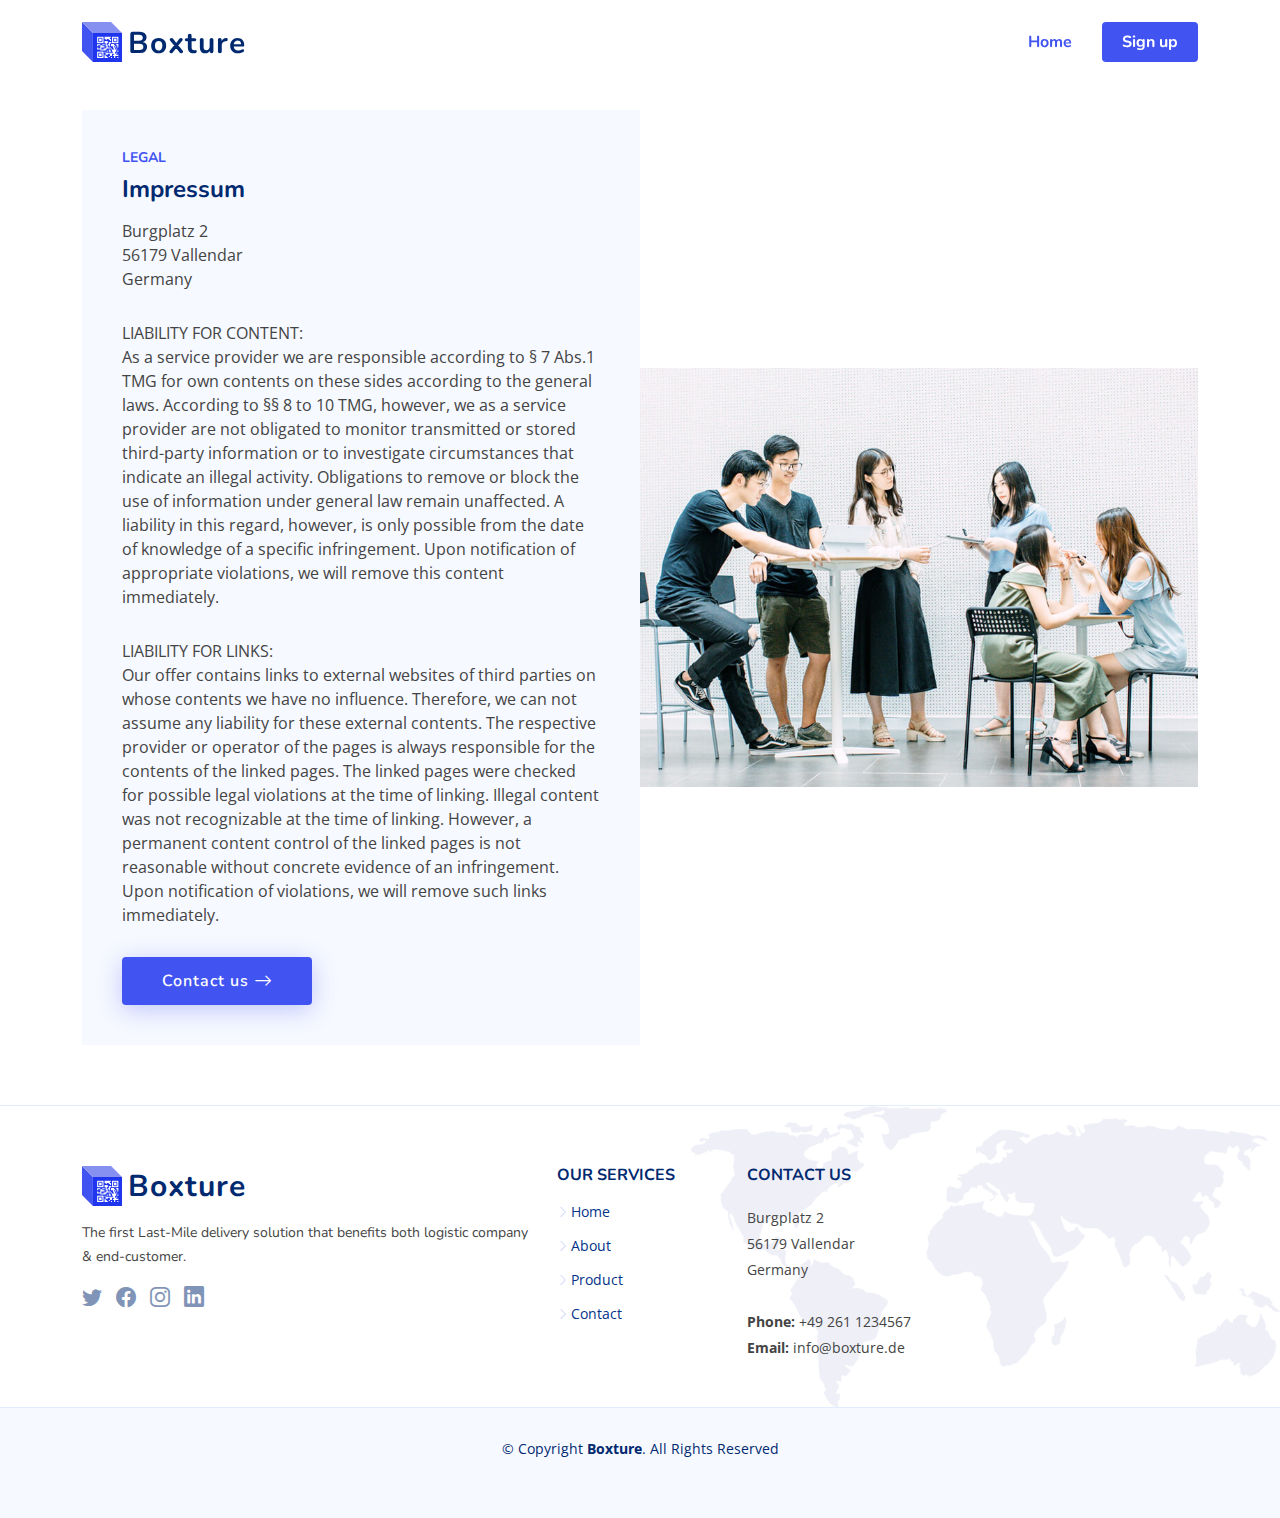
<file: impressum.html>
<!DOCTYPE html>
<html lang="en">
<head>
    <meta charset="utf-8">
    <meta content="width=device-width, initial-scale=1.0" name="viewport">

    <title>Boxture - Future of Last-Mile Delivery</title>
    <meta content="Revolutionizing Last-Mile Delivery" name="description">

    <meta content="" name="keywords">

    <!-- Favicons -->
    <link href="assets/img/logo_box.svg" rel="icon">
    <link href="assets/img/logo_box.svg" rel="apple-touch-icon">

    <!-- Google Fonts -->
    <link href="https://fonts.googleapis.com/css?family=Open+Sans:300,300i,400,400i,600,600i,700,700i|Nunito:300,300i,400,400i,600,600i,700,700i|Poppins:300,300i,400,400i,500,500i,600,600i,700,700i" rel="stylesheet">

    <!-- Vendor CSS Files -->
    <link href="assets/vendor/bootstrap/css/bootstrap.min.css" rel="stylesheet">
    <link href="assets/vendor/bootstrap-icons/bootstrap-icons.css" rel="stylesheet">
    <link href="assets/vendor/aos/aos.css" rel="stylesheet">
    <link href="assets/vendor/remixicon/remixicon.css" rel="stylesheet">
    <link href="assets/vendor/swiper/swiper-bundle.min.css" rel="stylesheet">
    <link href="assets/vendor/glightbox/css/glightbox.min.css" rel="stylesheet">

    <!-- Template Main CSS File -->
    <link href="assets/css/style.css" rel="stylesheet">


</head>
<body data-bs-spy="scroll" data-bs-target="#navbar" data-bs-offset="100">
<!-- ======= Header ======= -->
<header id="header" class="header fixed-top">
    <div class="container-fluid container-xl d-flex align-items-center justify-content-between">

        <a href="index.html" class="logo d-flex align-items-center">
            <img src="assets/img/logo_box.svg" alt="boxture-logo">
            <span>Boxture</span>
        </a>

        <nav id="navbar" class="navbar">
            <ul>
                <li><a class="nav-link active " href="index.html">Home</a></li>
                <li><a class="getstarted scrollto" href="index.html#about">Sign up</a></li>
            </ul>
            <i class="bi bi-list mobile-nav-toggle"></i>
        </nav><!-- .navbar -->

    </div>
</header><!-- End Header -->
<div style="width:100%; height:50px"></div>
<section id="impressum" class="about">

    <div class="container" data-aos="fade-up">
        <div class="row gx-0">

            <div class="col-lg-6 d-flex flex-column justify-content-center" data-aos="fade-up" data-aos-delay="200">
                <div class="content">
                    <h3>Legal</h3>
                    <h2>Impressum</h2>
                    <p>
                        Burgplatz 2</br>
                        56179 Vallendar</br>
                        Germany</br>
                    </p>
                    <p>
                        LIABILITY FOR CONTENT:</br>
                        As a service provider we are responsible according to § 7 Abs.1 TMG for own contents on these sides according to the general laws. According to §§ 8 to 10 TMG, however, we as a service provider are not obligated to monitor transmitted or stored third-party information or to investigate circumstances that indicate an illegal activity. Obligations to remove or block the use of information under general law remain unaffected. A liability in this regard, however, is only possible from the date of knowledge of a specific infringement. Upon notification of appropriate violations, we will remove this content immediately.</br>

                    </p>
                    <p>
                        LIABILITY FOR LINKS:</br>
                        Our offer contains links to external websites of third parties on whose contents we have no influence. Therefore, we can not assume any liability for these external contents. The respective provider or operator of the pages is always responsible for the contents of the linked pages. The linked pages were checked for possible legal violations at the time of linking. Illegal content was not recognizable at the time of linking. However, a permanent content control of the linked pages is not reasonable without concrete evidence of an infringement. Upon notification of violations, we will remove such links immediately.</br>

                    </p>
                    <div class="text-center text-lg-start">
                        <a href="index.html#contact" class="btn-read-more d-inline-flex align-items-center justify-content-center align-self-center">
                            <span>Contact us</span>
                            <i class="bi bi-arrow-right"></i>
                        </a>
                    </div>
                </div>
            </div>

            <div class="col-lg-6 d-flex align-items-center" data-aos="zoom-out" data-aos-delay="200">
                <img src="assets/img/about.jpg" class="img-fluid" alt="">
            </div>

        </div>
    </div>

</section><!-- End About Section -->

<footer id="footer" class="footer">


    <div class="footer-top">
        <div class="container">
            <div class="row gy-4">
                <div class="col-lg-5 col-md-12 footer-info">
                    <a href="index.html" class="logo d-flex align-items-center">
                        <img src="assets/img/logo_box.svg" alt="">
                        <span>Boxture</span>
                    </a>
                    <p>
                        The first Last-Mile delivery solution that benefits both logistic company & end-customer.
                    </p>
                    <div class="social-links mt-3">
                        <a href="#" class="twitter"><i class="bi bi-twitter"></i></a>
                        <a href="#" class="facebook"><i class="bi bi-facebook"></i></a>
                        <a href="#" class="instagram"><i class="bi bi-instagram bx bxl-instagram"></i></a>
                        <a href="#" class="linkedin"><i class="bi bi-linkedin bx bxl-linkedin"></i></a>
                    </div>
                </div>


                <div class="col-lg-2 col-6 footer-links">
                    <h4>Our Services</h4>
                    <ul>
                        <li><i class="bi bi-chevron-right"></i> <a href="#hero">Home</a></li>
                        <li><i class="bi bi-chevron-right"></i> <a href="#about">About</a></li>
                        <li><i class="bi bi-chevron-right"></i> <a href="#features">Product</a></li>
                        <li><i class="bi bi-chevron-right"></i> <a href="#contact">Contact</a></li>
                    </ul>
                </div>

                <div class="col-lg-3 col-md-12 footer-contact text-center text-md-start">
                    <h4>Contact Us</h4>
                    <p>
                        Burgplatz 2 <br>
                        56179 Vallendar<br>
                        Germany <br><br>
                        <strong>Phone:</strong> +49 261 1234567<br>
                        <strong>Email:</strong> info@boxture.de<br>
                    </p>

                </div>

            </div>
        </div>
    </div>

    <div class="container">
        <div class="copyright">
            &copy; Copyright <strong><span>Boxture</span></strong>. All Rights Reserved
        </div>
        <div style="color:#f6f9ff" class="credits">
            <!-- All the links in the footer should remain intact. -->
            <!-- You can delete the links only if you purchased the pro version. -->
            <!-- Licensing information: https://bootstrapmade.com/license/ -->
            <!-- Purchase the pro version with working PHP/AJAX contact form: https://bootstrapmade.com/flexstart-bootstrap-startup-template/ -->
            Designed by <a style="color:#f6f9ff" href="https://bootstrapmade.com/">BootstrapMade</a>
        </div>
    </div>
</footer>
<a href="#" class="back-to-top d-flex align-items-center justify-content-center"><i class="bi bi-arrow-up-short"></i></a>
<!-- Vendor JS Files -->
<script src="assets/vendor/bootstrap/js/bootstrap.bundle.js"></script>
<script src="assets/vendor/aos/aos.js"></script>
<script src="assets/vendor/php-email-form/validate.js"></script>
<script src="assets/vendor/swiper/swiper-bundle.min.js"></script>
<script src="assets/vendor/purecounter/purecounter.js"></script>
<script src="assets/vendor/isotope-layout/isotope.pkgd.min.js"></script>
<script src="assets/vendor/glightbox/js/glightbox.min.js"></script>
<!-- Template Main JS File -->
<script src="assets/js/main.js"></script>
</body>
</html>
</file>
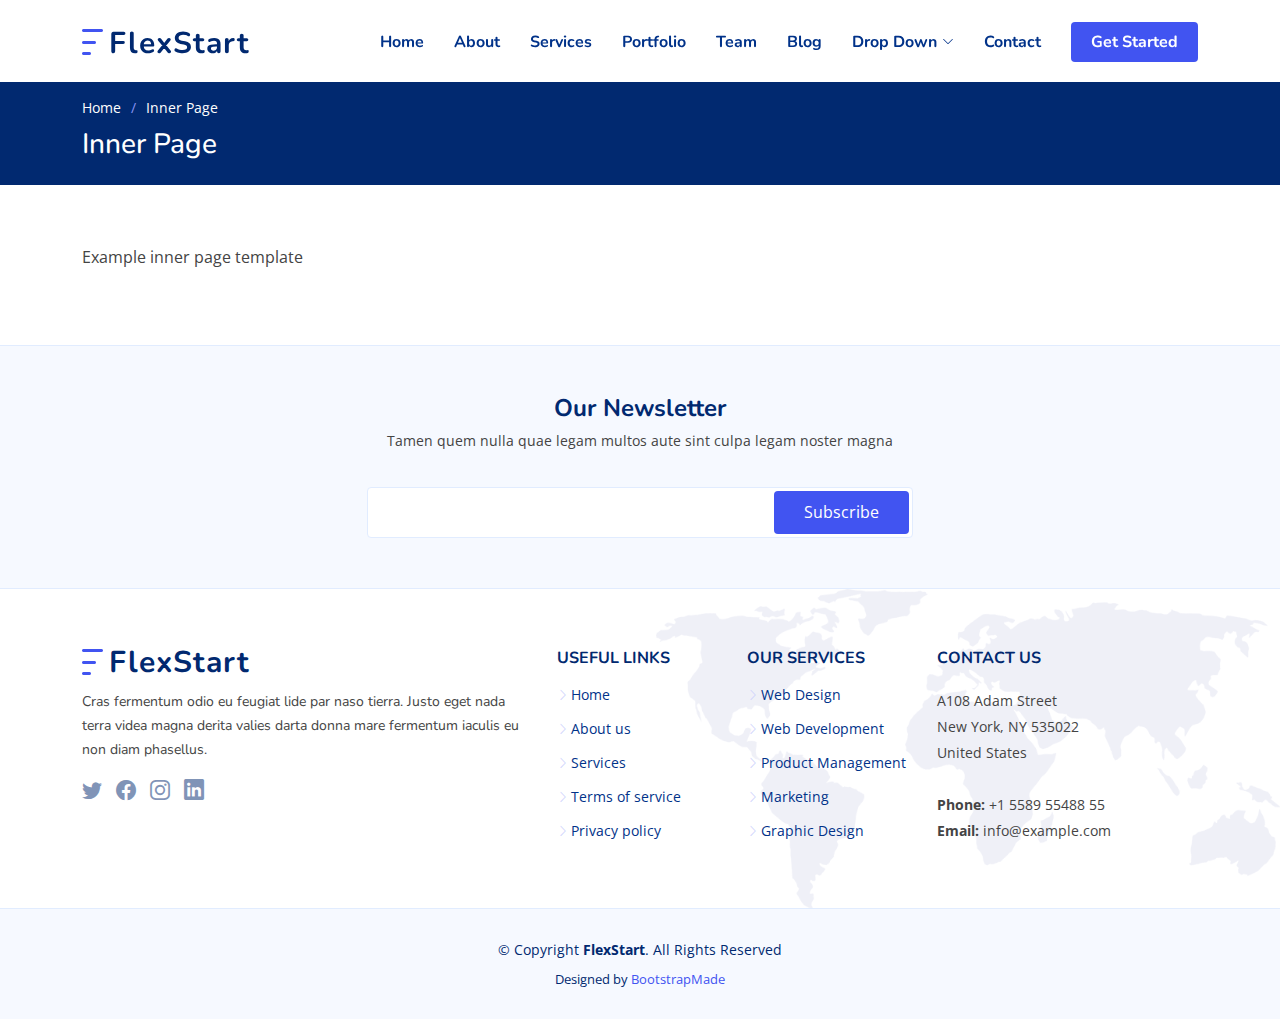
<file: inner-page.html>
<!DOCTYPE html>
<html lang="en">

<head>
  <meta charset="utf-8">
  <meta content="width=device-width, initial-scale=1.0" name="viewport">

  <title>Inner Page - FlexStart Bootstrap Template</title>
  <meta content="" name="description">
  <meta content="" name="keywords">

  <!-- Favicons -->
  <link href="assets/img/favicon.png" rel="icon">
  <link href="assets/img/apple-touch-icon.png" rel="apple-touch-icon">

  <!-- Google Fonts -->
  <link href="https://fonts.googleapis.com/css?family=Open+Sans:300,300i,400,400i,600,600i,700,700i|Nunito:300,300i,400,400i,600,600i,700,700i|Poppins:300,300i,400,400i,500,500i,600,600i,700,700i" rel="stylesheet">

  <!-- Vendor CSS Files -->
  <link href="assets/vendor/bootstrap/css/bootstrap.min.css" rel="stylesheet">
  <link href="assets/vendor/bootstrap-icons/bootstrap-icons.css" rel="stylesheet">
  <link href="assets/vendor/aos/aos.css" rel="stylesheet">
  <link href="assets/vendor/remixicon/remixicon.css" rel="stylesheet">
  <link href="assets/vendor/swiper/swiper-bundle.min.css" rel="stylesheet">
  <link href="assets/vendor/glightbox/css/glightbox.min.css" rel="stylesheet">

  <!-- Template Main CSS File -->
  <link href="assets/css/style.css" rel="stylesheet">

  <!-- =======================================================
  * Template Name: FlexStart - v1.0.0
  * Template URL: https://bootstrapmade.com/flexstart-bootstrap-startup-template/
  * Author: BootstrapMade.com
  * License: https://bootstrapmade.com/license/
  ======================================================== -->
</head>

<body>

  <!-- ======= Header ======= -->
  <header id="header" class="header fixed-top">
    <div class="container-fluid container-xl d-flex align-items-center justify-content-between">

      <a href="index.html" class="logo d-flex align-items-center">
        <img src="assets/img/logo.png" alt="">
        <span>FlexStart</span>
      </a>

      <nav id="navbar" class="navbar">
        <ul>
          <li><a class="nav-link " href="#">Home</a></li>
          <li><a class="nav-link scrollto" href="#about">About</a></li>
          <li><a class="nav-link scrollto" href="#services">Services</a></li>
          <li><a class="nav-link scrollto" href="#portfolio">Portfolio</a></li>
          <li><a class="nav-link scrollto" href="#team">Team</a></li>
          <li><a href="blog.html">Blog</a></li>
          <li class="dropdown"><a href="#"><span>Drop Down</span> <i class="bi bi-chevron-down"></i></a>
            <ul>
              <li><a href="#">Drop Down 1</a></li>
              <li class="dropdown"><a href="#"><span>Deep Drop Down</span> <i class="bi bi-chevron-right"></i></a>
                <ul>
                  <li><a href="#">Deep Drop Down 1</a></li>
                  <li><a href="#">Deep Drop Down 2</a></li>
                  <li><a href="#">Deep Drop Down 3</a></li>
                  <li><a href="#">Deep Drop Down 4</a></li>
                  <li><a href="#">Deep Drop Down 5</a></li>
                </ul>
              </li>
              <li><a href="#">Drop Down 2</a></li>
              <li><a href="#">Drop Down 3</a></li>
              <li><a href="#">Drop Down 4</a></li>
            </ul>
          </li>
          <li><a class="nav-link scrollto" href="#contact">Contact</a></li>
          <li><a class="getstarted scrollto" href="#about">Get Started</a></li>
        </ul>
        <i class="bi bi-list mobile-nav-toggle"></i>
      </nav><!-- .navbar -->

    </div>
  </header><!-- End Header -->

  <main id="main">

    <!-- ======= Breadcrumbs ======= -->
    <section class="breadcrumbs">
      <div class="container">

        <ol>
          <li><a href="index.html">Home</a></li>
          <li>Inner Page</li>
        </ol>
        <h2>Inner Page</h2>

      </div>
    </section><!-- End Breadcrumbs -->

    <section class="inner-page">
      <div class="container">
        <p>
          Example inner page template
        </p>
      </div>
    </section>

  </main><!-- End #main -->

  <!-- ======= Footer ======= -->
  <footer id="footer" class="footer">

    <div class="footer-newsletter">
      <div class="container">
        <div class="row justify-content-center">
          <div class="col-lg-12 text-center">
            <h4>Our Newsletter</h4>
            <p>Tamen quem nulla quae legam multos aute sint culpa legam noster magna</p>
          </div>
          <div class="col-lg-6">
            <form action="" method="post">
              <input type="email" name="email"><input type="submit" value="Subscribe">
            </form>
          </div>
        </div>
      </div>
    </div>

    <div class="footer-top">
      <div class="container">
        <div class="row gy-4">
          <div class="col-lg-5 col-md-12 footer-info">
            <a href="index.html" class="logo d-flex align-items-center">
              <img src="assets/img/logo.png" alt="">
              <span>FlexStart</span>
            </a>
            <p>Cras fermentum odio eu feugiat lide par naso tierra. Justo eget nada terra videa magna derita valies darta donna mare fermentum iaculis eu non diam phasellus.</p>
            <div class="social-links mt-3">
              <a href="#" class="twitter"><i class="bi bi-twitter"></i></a>
              <a href="#" class="facebook"><i class="bi bi-facebook"></i></a>
              <a href="#" class="instagram"><i class="bi bi-instagram bx bxl-instagram"></i></a>
              <a href="#" class="linkedin"><i class="bi bi-linkedin bx bxl-linkedin"></i></a>
            </div>
          </div>

          <div class="col-lg-2 col-6 footer-links">
            <h4>Useful Links</h4>
            <ul>
              <li><i class="bi bi-chevron-right"></i> <a href="#">Home</a></li>
              <li><i class="bi bi-chevron-right"></i> <a href="#">About us</a></li>
              <li><i class="bi bi-chevron-right"></i> <a href="#">Services</a></li>
              <li><i class="bi bi-chevron-right"></i> <a href="#">Terms of service</a></li>
              <li><i class="bi bi-chevron-right"></i> <a href="#">Privacy policy</a></li>
            </ul>
          </div>

          <div class="col-lg-2 col-6 footer-links">
            <h4>Our Services</h4>
            <ul>
              <li><i class="bi bi-chevron-right"></i> <a href="#">Web Design</a></li>
              <li><i class="bi bi-chevron-right"></i> <a href="#">Web Development</a></li>
              <li><i class="bi bi-chevron-right"></i> <a href="#">Product Management</a></li>
              <li><i class="bi bi-chevron-right"></i> <a href="#">Marketing</a></li>
              <li><i class="bi bi-chevron-right"></i> <a href="#">Graphic Design</a></li>
            </ul>
          </div>

          <div class="col-lg-3 col-md-12 footer-contact text-center text-md-start">
            <h4>Contact Us</h4>
            <p>
              A108 Adam Street <br>
              New York, NY 535022<br>
              United States <br><br>
              <strong>Phone:</strong> +1 5589 55488 55<br>
              <strong>Email:</strong> info@example.com<br>
            </p>

          </div>

        </div>
      </div>
    </div>

    <div class="container">
      <div class="copyright">
        &copy; Copyright <strong><span>FlexStart</span></strong>. All Rights Reserved
      </div>
      <div class="credits">
        <!-- All the links in the footer should remain intact. -->
        <!-- You can delete the links only if you purchased the pro version. -->
        <!-- Licensing information: https://bootstrapmade.com/license/ -->
        <!-- Purchase the pro version with working PHP/AJAX contact form: https://bootstrapmade.com/flexstart-bootstrap-startup-template/ -->
        Designed by <a href="https://bootstrapmade.com/">BootstrapMade</a>
      </div>
    </div>
  </footer><!-- End Footer -->

  <a href="#" class="back-to-top d-flex align-items-center justify-content-center"><i class="bi bi-arrow-up-short"></i></a>

  <!-- Vendor JS Files -->
  <script src="assets/vendor/bootstrap/js/bootstrap.bundle.js"></script>
  <script src="assets/vendor/aos/aos.js"></script>
  <script src="assets/vendor/php-email-form/validate.js"></script>
  <script src="assets/vendor/swiper/swiper-bundle.min.js"></script>
  <script src="assets/vendor/purecounter/purecounter.js"></script>
  <script src="assets/vendor/isotope-layout/isotope.pkgd.min.js"></script>
  <script src="assets/vendor/glightbox/js/glightbox.min.js"></script>

  <!-- Template Main JS File -->
  <script src="assets/js/main.js"></script>

</body>

</html>
</file>
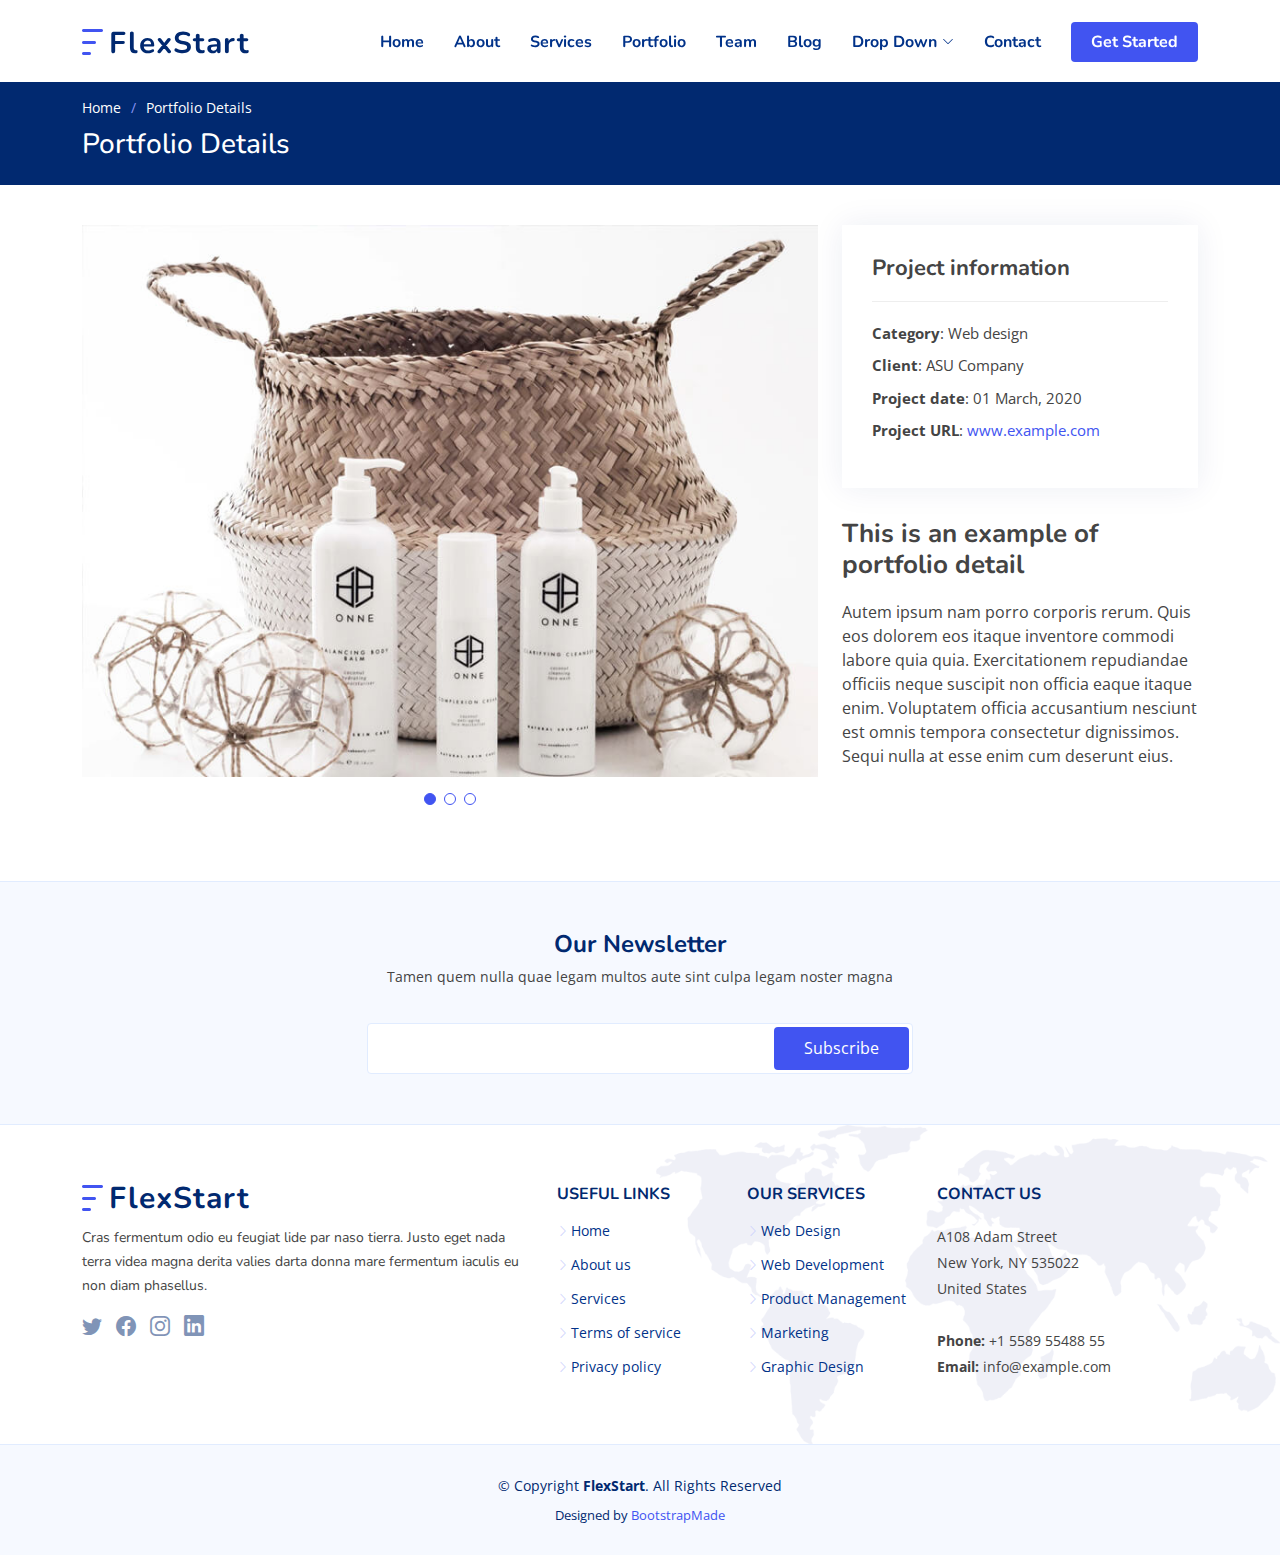
<file: portfolio-details.html>
<!DOCTYPE html>
<html lang="en">

<head>
  <meta charset="utf-8">
  <meta content="width=device-width, initial-scale=1.0" name="viewport">

  <title>Portfolio Details - FlexStart Bootstrap Template</title>
  <meta content="" name="description">
  <meta content="" name="keywords">

  <!-- Favicons -->
  <link href="assets/img/favicon.png" rel="icon">
  <link href="assets/img/apple-touch-icon.png" rel="apple-touch-icon">

  <!-- Google Fonts -->
  <link href="https://fonts.googleapis.com/css?family=Open+Sans:300,300i,400,400i,600,600i,700,700i|Nunito:300,300i,400,400i,600,600i,700,700i|Poppins:300,300i,400,400i,500,500i,600,600i,700,700i" rel="stylesheet">

  <!-- Vendor CSS Files -->
  <link href="assets/vendor/bootstrap/css/bootstrap.min.css" rel="stylesheet">
  <link href="assets/vendor/bootstrap-icons/bootstrap-icons.css" rel="stylesheet">
  <link href="assets/vendor/aos/aos.css" rel="stylesheet">
  <link href="assets/vendor/remixicon/remixicon.css" rel="stylesheet">
  <link href="assets/vendor/swiper/swiper-bundle.min.css" rel="stylesheet">
  <link href="assets/vendor/glightbox/css/glightbox.min.css" rel="stylesheet">

  <!-- Template Main CSS File -->
  <link href="assets/css/style.css" rel="stylesheet">

  <!-- =======================================================
  * Template Name: FlexStart - v1.0.0
  * Template URL: https://bootstrapmade.com/flexstart-bootstrap-startup-template/
  * Author: BootstrapMade.com
  * License: https://bootstrapmade.com/license/
  ======================================================== -->
</head>

<body>

  <!-- ======= Header ======= -->
  <header id="header" class="header fixed-top">
    <div class="container-fluid container-xl d-flex align-items-center justify-content-between">

      <a href="index.html" class="logo d-flex align-items-center">
        <img src="assets/img/logo.png" alt="">
        <span>FlexStart</span>
      </a>

      <nav id="navbar" class="navbar">
        <ul>
          <li><a class="nav-link " href="#">Home</a></li>
          <li><a class="nav-link scrollto" href="#about">About</a></li>
          <li><a class="nav-link scrollto" href="#services">Services</a></li>
          <li><a class="nav-link scrollto" href="#portfolio">Portfolio</a></li>
          <li><a class="nav-link scrollto" href="#team">Team</a></li>
          <li><a href="blog.html">Blog</a></li>
          <li class="dropdown"><a href="#"><span>Drop Down</span> <i class="bi bi-chevron-down"></i></a>
            <ul>
              <li><a href="#">Drop Down 1</a></li>
              <li class="dropdown"><a href="#"><span>Deep Drop Down</span> <i class="bi bi-chevron-right"></i></a>
                <ul>
                  <li><a href="#">Deep Drop Down 1</a></li>
                  <li><a href="#">Deep Drop Down 2</a></li>
                  <li><a href="#">Deep Drop Down 3</a></li>
                  <li><a href="#">Deep Drop Down 4</a></li>
                  <li><a href="#">Deep Drop Down 5</a></li>
                </ul>
              </li>
              <li><a href="#">Drop Down 2</a></li>
              <li><a href="#">Drop Down 3</a></li>
              <li><a href="#">Drop Down 4</a></li>
            </ul>
          </li>
          <li><a class="nav-link scrollto" href="#contact">Contact</a></li>
          <li><a class="getstarted scrollto" href="#about">Get Started</a></li>
        </ul>
        <i class="bi bi-list mobile-nav-toggle"></i>
      </nav><!-- .navbar -->

    </div>
  </header><!-- End Header -->

  <main id="main">

    <!-- ======= Breadcrumbs ======= -->
    <section class="breadcrumbs">
      <div class="container">

        <ol>
          <li><a href="index.html">Home</a></li>
          <li>Portfolio Details</li>
        </ol>
        <h2>Portfolio Details</h2>

      </div>
    </section><!-- End Breadcrumbs -->

    <!-- ======= Portfolio Details Section ======= -->
    <section id="portfolio-details" class="portfolio-details">
      <div class="container">

        <div class="row gy-4">

          <div class="col-lg-8">
            <div class="portfolio-details-slider swiper-container">
              <div class="swiper-wrapper align-items-center">

                <div class="swiper-slide">
                  <img src="assets/img/portfolio/portfolio-1.jpg" alt="">
                </div>

                <div class="swiper-slide">
                  <img src="assets/img/portfolio/portfolio-2.jpg" alt="">
                </div>

                <div class="swiper-slide">
                  <img src="assets/img/portfolio/portfolio-3.jpg" alt="">
                </div>

              </div>
              <div class="swiper-pagination"></div>
            </div>
          </div>

          <div class="col-lg-4">
            <div class="portfolio-info">
              <h3>Project information</h3>
              <ul>
                <li><strong>Category</strong>: Web design</li>
                <li><strong>Client</strong>: ASU Company</li>
                <li><strong>Project date</strong>: 01 March, 2020</li>
                <li><strong>Project URL</strong>: <a href="#">www.example.com</a></li>
              </ul>
            </div>
            <div class="portfolio-description">
              <h2>This is an example of portfolio detail</h2>
              <p>
                Autem ipsum nam porro corporis rerum. Quis eos dolorem eos itaque inventore commodi labore quia quia. Exercitationem repudiandae officiis neque suscipit non officia eaque itaque enim. Voluptatem officia accusantium nesciunt est omnis tempora consectetur dignissimos. Sequi nulla at esse enim cum deserunt eius.
              </p>
            </div>
          </div>

        </div>

      </div>
    </section><!-- End Portfolio Details Section -->

  </main><!-- End #main -->

  <!-- ======= Footer ======= -->
  <footer id="footer" class="footer">

    <div class="footer-newsletter">
      <div class="container">
        <div class="row justify-content-center">
          <div class="col-lg-12 text-center">
            <h4>Our Newsletter</h4>
            <p>Tamen quem nulla quae legam multos aute sint culpa legam noster magna</p>
          </div>
          <div class="col-lg-6">
            <form action="" method="post">
              <input type="email" name="email"><input type="submit" value="Subscribe">
            </form>
          </div>
        </div>
      </div>
    </div>

    <div class="footer-top">
      <div class="container">
        <div class="row gy-4">
          <div class="col-lg-5 col-md-12 footer-info">
            <a href="index.html" class="logo d-flex align-items-center">
              <img src="assets/img/logo.png" alt="">
              <span>FlexStart</span>
            </a>
            <p>Cras fermentum odio eu feugiat lide par naso tierra. Justo eget nada terra videa magna derita valies darta donna mare fermentum iaculis eu non diam phasellus.</p>
            <div class="social-links mt-3">
              <a href="#" class="twitter"><i class="bi bi-twitter"></i></a>
              <a href="#" class="facebook"><i class="bi bi-facebook"></i></a>
              <a href="#" class="instagram"><i class="bi bi-instagram bx bxl-instagram"></i></a>
              <a href="#" class="linkedin"><i class="bi bi-linkedin bx bxl-linkedin"></i></a>
            </div>
          </div>

          <div class="col-lg-2 col-6 footer-links">
            <h4>Useful Links</h4>
            <ul>
              <li><i class="bi bi-chevron-right"></i> <a href="#">Home</a></li>
              <li><i class="bi bi-chevron-right"></i> <a href="#">About us</a></li>
              <li><i class="bi bi-chevron-right"></i> <a href="#">Services</a></li>
              <li><i class="bi bi-chevron-right"></i> <a href="#">Terms of service</a></li>
              <li><i class="bi bi-chevron-right"></i> <a href="#">Privacy policy</a></li>
            </ul>
          </div>

          <div class="col-lg-2 col-6 footer-links">
            <h4>Our Services</h4>
            <ul>
              <li><i class="bi bi-chevron-right"></i> <a href="#">Web Design</a></li>
              <li><i class="bi bi-chevron-right"></i> <a href="#">Web Development</a></li>
              <li><i class="bi bi-chevron-right"></i> <a href="#">Product Management</a></li>
              <li><i class="bi bi-chevron-right"></i> <a href="#">Marketing</a></li>
              <li><i class="bi bi-chevron-right"></i> <a href="#">Graphic Design</a></li>
            </ul>
          </div>

          <div class="col-lg-3 col-md-12 footer-contact text-center text-md-start">
            <h4>Contact Us</h4>
            <p>
              A108 Adam Street <br>
              New York, NY 535022<br>
              United States <br><br>
              <strong>Phone:</strong> +1 5589 55488 55<br>
              <strong>Email:</strong> info@example.com<br>
            </p>

          </div>

        </div>
      </div>
    </div>

    <div class="container">
      <div class="copyright">
        &copy; Copyright <strong><span>FlexStart</span></strong>. All Rights Reserved
      </div>
      <div class="credits">
        <!-- All the links in the footer should remain intact. -->
        <!-- You can delete the links only if you purchased the pro version. -->
        <!-- Licensing information: https://bootstrapmade.com/license/ -->
        <!-- Purchase the pro version with working PHP/AJAX contact form: https://bootstrapmade.com/flexstart-bootstrap-startup-template/ -->
        Designed by <a href="https://bootstrapmade.com/">BootstrapMade</a>
      </div>
    </div>
  </footer><!-- End Footer -->

  <a href="#" class="back-to-top d-flex align-items-center justify-content-center"><i class="bi bi-arrow-up-short"></i></a>

  <!-- Vendor JS Files -->
  <script src="assets/vendor/bootstrap/js/bootstrap.bundle.js"></script>
  <script src="assets/vendor/aos/aos.js"></script>
  <script src="assets/vendor/php-email-form/validate.js"></script>
  <script src="assets/vendor/swiper/swiper-bundle.min.js"></script>
  <script src="assets/vendor/purecounter/purecounter.js"></script>
  <script src="assets/vendor/isotope-layout/isotope.pkgd.min.js"></script>
  <script src="assets/vendor/glightbox/js/glightbox.min.js"></script>

  <!-- Template Main JS File -->
  <script src="assets/js/main.js"></script>

</body>

</html>
</file>
<file: assets/css/style.css>
/**
* Template Name: FlexStart - v1.0.0
* Template URL: https://bootstrapmade.com/flexstart-bootstrap-startup-template/
* Author: BootstrapMade.com
* License: https://bootstrapmade.com/license/
*/

/*--------------------------------------------------------------
# General
--------------------------------------------------------------*/
:root {
  scroll-behavior: smooth;
}

body {
  font-family: "Open Sans", sans-serif;
  color: #444444;
}

a {
  color: #4154f1;
  text-decoration: none;
}

a:hover {
  color: #717ff5;
  text-decoration: none;
}

h1, h2, h3, h4, h5, h6 {
  font-family: "Nunito", sans-serif;
}

/*--------------------------------------------------------------
# Sections
--------------------------------------------------------------*/
section {
  padding: 60px 0;
  overflow: hidden;
}

.section-header {
  text-align: center;
  padding-bottom: 40px;
}

.section-header h2 {
  font-size: 13px;
  letter-spacing: 1px;
  font-weight: 700;
  margin: 0;
  color: #4154f1;
  text-transform: uppercase;
}

.section-header p {
  margin: 10px 0 0 0;
  padding: 0;
  font-size: 38px;
  line-height: 42px;
  font-weight: 700;
  color: #012970;
}

@media (max-width: 768px) {
  .section-header p {
    font-size: 28px;
    line-height: 32px;
  }
}

/*--------------------------------------------------------------
# Breadcrumbs
--------------------------------------------------------------*/
.breadcrumbs {
  padding: 15px 0;
  background: #012970;
  min-height: 40px;
  margin-top: 82px;
  color: #fff;
}

@media (max-width: 992px) {
  .breadcrumbs {
    margin-top: 57px;
  }
}

.breadcrumbs h2 {
  font-size: 28px;
  font-weight: 500;
}

.breadcrumbs ol {
  display: flex;
  flex-wrap: wrap;
  list-style: none;
  padding: 0 0 10px 0;
  margin: 0;
  font-size: 14px;
}

.breadcrumbs ol a {
  color: #fff;
  transition: 0.3s;
}

.breadcrumbs ol a:hover {
  text-decoration: underline;
}

.breadcrumbs ol li + li {
  padding-left: 10px;
}

.breadcrumbs ol li + li::before {
  display: inline-block;
  padding-right: 10px;
  color: #8894f6;
  content: "/";
}

/*--------------------------------------------------------------
# Back to top button
--------------------------------------------------------------*/
.back-to-top {
  position: fixed;
  visibility: hidden;
  opacity: 0;
  right: 15px;
  bottom: 15px;
  z-index: 99999;
  background: #4154f1;
  width: 40px;
  height: 40px;
  border-radius: 4px;
  transition: all 0.4s;
}

.back-to-top i {
  font-size: 24px;
  color: #fff;
  line-height: 0;
}

.back-to-top:hover {
  background: #6776f4;
  color: #fff;
}

.back-to-top.active {
  visibility: visible;
  opacity: 1;
}

/*--------------------------------------------------------------
# Disable aos animation delay on mobile devices
--------------------------------------------------------------*/
@media screen and (max-width: 768px) {
  [data-aos-delay] {
    transition-delay: 0 !important;
  }
}

/*--------------------------------------------------------------
# Header
--------------------------------------------------------------*/
.header {
  transition: all 0.5s;
  z-index: 997;
  padding: 20px 0;
}

.header.header-scrolled {
  background: #fff;
  padding: 15px 0;
  box-shadow: 0px 2px 20px rgba(1, 41, 112, 0.1);
}

.header .logo {
  line-height: 0;
}

.header .logo img {
  max-height: 40px;
  margin-right: 6px;
}

.header .logo span {
  font-size: 30px;
  font-weight: 700;
  letter-spacing: 1px;
  color: #012970;
  font-family: "Nunito", sans-serif;
  margin-top: 3px;
}

/*--------------------------------------------------------------
# Navigation Menu
--------------------------------------------------------------*/
/**
* Desktop Navigation 
*/
.navbar {
  padding: 0;
}

.navbar ul {
  margin: 0;
  padding: 0;
  display: flex;
  list-style: none;
  align-items: center;
}

.navbar li {
  position: relative;
}

.navbar a {
  display: flex;
  align-items: center;
  justify-content: space-between;
  padding: 10px 0 10px 30px;
  font-family: "Nunito", sans-serif;
  font-size: 16px;
  font-weight: 700;
  color: #013289;
  white-space: nowrap;
  transition: 0.3s;
}

.navbar a i {
  font-size: 12px;
  line-height: 0;
  margin-left: 5px;
}

.navbar a:hover, .navbar .active, .navbar li:hover > a {
  color: #4154f1;
}

.navbar .getstarted {
  background: #4154f1;
  padding: 8px 20px;
  margin-left: 30px;
  border-radius: 4px;
  color: #fff;
}

.navbar .getstarted:hover {
  color: #fff;
  background: #5969f3;
}

.navbar .dropdown ul {
  display: block;
  position: absolute;
  left: 14px;
  top: calc(100% + 30px);
  margin: 0;
  padding: 10px 0;
  z-index: 99;
  opacity: 0;
  visibility: hidden;
  background: #fff;
  box-shadow: 0px 0px 30px rgba(127, 137, 161, 0.25);
  transition: 0.3s;
  border-radius: 4px;
}

.navbar .dropdown ul li {
  min-width: 200px;
}

.navbar .dropdown ul a {
  padding: 10px 20px;
  font-size: 15px;
  text-transform: none;
  font-weight: 600;
}

.navbar .dropdown ul a i {
  font-size: 12px;
}

.navbar .dropdown ul a:hover, .navbar .dropdown ul .active:hover, .navbar .dropdown ul li:hover > a {
  color: #4154f1;
}

.navbar .dropdown:hover > ul {
  opacity: 1;
  top: 100%;
  visibility: visible;
}

.navbar .dropdown .dropdown ul {
  top: 0;
  left: calc(100% - 30px);
  visibility: hidden;
}

.navbar .dropdown .dropdown:hover > ul {
  opacity: 1;
  top: 0;
  left: 100%;
  visibility: visible;
}

@media (max-width: 1366px) {
  .navbar .dropdown .dropdown ul {
    left: -90%;
  }
  .navbar .dropdown .dropdown:hover > ul {
    left: -100%;
  }
}

/**
* Mobile Navigation 
*/
.mobile-nav-toggle {
  color: #012970;
  font-size: 28px;
  cursor: pointer;
  display: none;
  line-height: 0;
  transition: 0.5s;
}

.mobile-nav-toggle.bi-x {
  color: #fff;
}

@media (max-width: 991px) {
  .mobile-nav-toggle {
    display: block;
  }
  .navbar ul {
    display: none;
  }
}

.navbar-mobile {
  position: fixed;
  overflow: hidden;
  top: 0;
  right: 0;
  left: 0;
  bottom: 0;
  background: rgba(1, 22, 61, 0.9);
  transition: 0.3s;
}

.navbar-mobile .mobile-nav-toggle {
  position: absolute;
  top: 15px;
  right: 15px;
}

.navbar-mobile ul {
  display: block;
  position: absolute;
  top: 55px;
  right: 15px;
  bottom: 15px;
  left: 15px;
  padding: 10px 0;
  border-radius: 10px;
  background-color: #fff;
  overflow-y: auto;
  transition: 0.3s;
}

.navbar-mobile a {
  padding: 10px 20px;
  font-size: 15px;
  color: #012970;
}

.navbar-mobile a:hover, .navbar-mobile .active, .navbar-mobile li:hover > a {
  color: #4154f1;
}

.navbar-mobile .getstarted {
  margin: 15px;
}

.navbar-mobile .dropdown ul {
  position: static;
  display: none;
  margin: 10px 20px;
  padding: 10px 0;
  z-index: 99;
  opacity: 1;
  visibility: visible;
  background: #fff;
  box-shadow: 0px 0px 30px rgba(127, 137, 161, 0.25);
}

.navbar-mobile .dropdown ul li {
  min-width: 200px;
}

.navbar-mobile .dropdown ul a {
  padding: 10px 20px;
}

.navbar-mobile .dropdown ul a i {
  font-size: 12px;
}

.navbar-mobile .dropdown ul a:hover, .navbar-mobile .dropdown ul .active:hover, .navbar-mobile .dropdown ul li:hover > a {
  color: #4154f1;
}

.navbar-mobile .dropdown > .dropdown-active {
  display: block;
}

/*--------------------------------------------------------------
# Hero Section
--------------------------------------------------------------*/
.hero {
  width: 100%;
  height: 100vh;
  background: url(../img/hero-bg.png) top center no-repeat;
  background-size: cover;
}

.hero h1 {
  margin: 0;
  font-size: 48px;
  font-weight: 700;
  color: #012970;
}

.hero h2 {
  color: #444444;
  margin: 15px 0 0 0;
  font-size: 26px;
}

.hero .btn-get-started {
  margin-top: 30px;
  line-height: 0;
  padding: 15px 40px;
  border-radius: 4px;
  transition: 0.5s;
  color: #fff;
  background: #4154f1;
  box-shadow: 0px 5px 30px rgba(65, 84, 241, 0.4);
}

.hero .btn-get-started span {
  font-family: "Nunito", sans-serif;
  font-weight: 600;
  font-size: 16px;
  letter-spacing: 1px;
}

.hero .btn-get-started i {
  margin-left: 5px;
  font-size: 18px;
  transition: 0.3s;
}

.hero .btn-get-started:hover i {
  transform: translateX(5px);
}

.hero .hero-img {
  text-align: right;
}

@media (min-width: 1024px) {
  .hero {
    background-attachment: fixed;
  }
}

@media (max-width: 991px) {
  .hero {
    height: auto;
    padding: 120px 0 60px 0;
  }
  .hero .hero-img {
    text-align: center;
    margin-top: 80px;
  }
  .hero .hero-img img {
    width: 80%;
  }
}

@media (max-width: 768px) {
  .hero {
    text-align: center;
  }
  .hero h1 {
    font-size: 32px;
  }
  .hero h2 {
    font-size: 24px;
  }
  .hero .hero-img img {
    width: 100%;
  }
}

/*--------------------------------------------------------------
# Index Page
--------------------------------------------------------------*/
/*--------------------------------------------------------------
# About
--------------------------------------------------------------*/
.about .content {
  background-color: #f6f9ff;
  padding: 40px;
}

.about h3 {
  font-size: 14px;
  font-weight: 700;
  color: #4154f1;
  text-transform: uppercase;
}

.about h2 {
  font-size: 24px;
  font-weight: 700;
  color: #012970;
}

.about p {
  margin: 15px 0 30px 0;
  line-height: 24px;
}

.about .btn-read-more {
  line-height: 0;
  padding: 15px 40px;
  border-radius: 4px;
  transition: 0.5s;
  color: #fff;
  background: #4154f1;
  box-shadow: 0px 5px 25px rgba(65, 84, 241, 0.3);
}

.about .btn-read-more span {
  font-family: "Nunito", sans-serif;
  font-weight: 600;
  font-size: 16px;
  letter-spacing: 1px;
}

.about .btn-read-more i {
  margin-left: 5px;
  font-size: 18px;
  transition: 0.3s;
}

.about .btn-read-more:hover i {
  transform: translateX(5px);
}

/*--------------------------------------------------------------
# Values
--------------------------------------------------------------*/
.values .box {
  padding: 30px;
  box-shadow: 0px 0 5px rgba(1, 41, 112, 0.08);
  text-align: center;
  transition: 0.3s;
  height: 100%;
}

.values .box img {
  padding: 30px 50px;
  transition: 0.5s;
  transform: scale(1.1);
}

.values .box h3 {
  font-size: 24px;
  color: #012970;
  font-weight: 700;
  margin-bottom: 18px;
}

.values .box:hover {
  box-shadow: 0px 0 30px rgba(1, 41, 112, 0.08);
}

.values .box:hover img {
  transform: scale(1);
}

/*--------------------------------------------------------------
# Counts
--------------------------------------------------------------*/
.counts {
  padding: 70px 0 60px;
}

.counts .count-box {
  display: flex;
  align-items: center;
  padding: 30px;
  min-height:156px;
  width: 100%;
  background: #fff;
  box-shadow: 0px 0 30px rgba(1, 41, 112, 0.08);
}

.counts .count-box i {
  font-size: 42px;
  line-height: 0;
  margin-right: 20px;
  color: #4154f1;
}

.counts .count-box span {
  font-size: 36px;
  display: block;
  font-weight: 600;
  color: #0b198f;
}

.counts .count-box p {
  padding: 0;
  margin: 0;
  font-family: "Nunito", sans-serif;
  font-size: 14px;
}

/*--------------------------------------------------------------
# Features
--------------------------------------------------------------*/
.features .feature-box {
  padding: 24px 20px;
  box-shadow: 0px 0 30px rgba(1, 41, 112, 0.08);
  transition: 0.3s;
  height: 100%;
}

.features .feature-box h3 {
  font-size: 18px;
  color: #012970;
  font-weight: 700;
  margin: 0;
}

.features .feature-box i {
  line-height: 0;
  background: #ecf3ff;
  padding: 4px;
  margin-right: 10px;
  font-size: 24px;
  border-radius: 3px;
  transition: 0.3s;
}

.features .feature-box:hover i {
  background: #4154f1;
  color: #fff;
}

.features .feture-tabs {
  margin-top: 120px;
}

.features .feture-tabs h3 {
  color: #012970;
  font-weight: 700;
  font-size: 32px;
  margin-bottom: 10px;
}

@media (max-width: 768px) {
  .features .feture-tabs h3 {
    font-size: 28px;
  }
}

.features .feture-tabs .nav-pills {
  border-bottom: 1px solid #eee;
}

.features .feture-tabs .nav-link {
  background: none;
  text-transform: uppercase;
  font-size: 15px;
  font-weight: 600;
  color: #012970;
  padding: 12px 0;
  margin-right: 25px;
  margin-bottom: -2px;
  border-radius: 0;
}

.features .feture-tabs .nav-link.active {
  color: #4154f1;
  border-bottom: 3px solid #4154f1;
}

.features .feture-tabs .tab-content h4 {
  font-size: 18px;
  margin: 0;
  font-weight: 700;
  color: #012970;
}

.features .feture-tabs .tab-content i {
  font-size: 24px;
  line-height: 0;
  margin-right: 8px;
  color: #4154f1;
}

.features .feature-icons {
  margin-top: 120px;
}

.features .feature-icons h3 {
  color: #012970;
  font-weight: 700;
  font-size: 32px;
  margin-bottom: 20px;
  text-align: center;
}

@media (max-width: 768px) {
  .features .feature-icons h3 {
    font-size: 28px;
  }
}

.features .feature-icons .content .icon-box {
  display: flex;
}

.features .feature-icons .content .icon-box h4 {
  font-size: 20px;
  font-weight: 700;
  margin: 0 0 10px 0;
  color: #012970;
}

.features .feature-icons .content .icon-box i {
  font-size: 44px;
  line-height: 44px;
  color: #0245bc;
  margin-right: 15px;
}

.features .feature-icons .content .icon-box p {
  font-size: 15px;
  color: #848484;
}

/*--------------------------------------------------------------
# Services
--------------------------------------------------------------*/
.services .service-box {
  box-shadow: 0px 0 30px rgba(1, 41, 112, 0.08);
  height: 100%;
  padding: 60px 30px;
  text-align: center;
  transition: 0.3s;
  border-radius: 5px;
}

.services .service-box .icon {
  font-size: 36px;
  padding: 40px 20px;
  border-radius: 4px;
  position: relative;
  margin-bottom: 25px;
  display: inline-block;
  line-height: 0;
  transition: 0.3s;
}

.services .service-box h3 {
  color: #444444;
  font-weight: 700;
}

.services .service-box .read-more {
  display: inline-flex;
  align-items: center;
  justify-content: center;
  font-weight: 600;
  font-size: 16px;
  padding: 8px 20px;
}

.services .service-box .read-more i {
  line-height: 0;
  margin-left: 5px;
  font-size: 18px;
}

.services .service-box.blue {
  border-bottom: 3px solid #2db6fa;
}

.services .service-box.blue .icon {
  color: #2db6fa;
  background: #dbf3fe;
}

.services .service-box.blue .read-more {
  color: #2db6fa;
}

.services .service-box.blue:hover {
  background: #2db6fa;
}

.services .service-box.orange {
  border-bottom: 3px solid #f68c09;
}

.services .service-box.orange .icon {
  color: #f68c09;
  background: #fde3c4;
}

.services .service-box.orange .read-more {
  color: #f68c09;
}

.services .service-box.orange:hover {
  background: #f68c09;
}

.services .service-box.green {
  border-bottom: 3px solid #08da4e;
}

.services .service-box.green .icon {
  color: #08da4e;
  background: #cffddf;
}

.services .service-box.green .read-more {
  color: #08da4e;
}

.services .service-box.green:hover {
  background: #08da4e;
}

.services .service-box.red {
  border-bottom: 3px solid #e9222c;
}

.services .service-box.red .icon {
  color: #e9222c;
  background: #fef7f8;
}

.services .service-box.red .read-more {
  color: #e9222c;
}

.services .service-box.red:hover {
  background: #e9222c;
}

.services .service-box.purple {
  border-bottom: 3px solid #b50edf;
}

.services .service-box.purple .icon {
  color: #b50edf;
  background: #f8e4fd;
}

.services .service-box.purple .read-more {
  color: #b50edf;
}

.services .service-box.purple:hover {
  background: #b50edf;
}

.services .service-box.pink {
  border-bottom: 3px solid #f51f9c;
}

.services .service-box.pink .icon {
  color: #f51f9c;
  background: #feecf7;
}

.services .service-box.pink .read-more {
  color: #f51f9c;
}

.services .service-box.pink:hover {
  background: #f51f9c;
}

.services .service-box:hover h3, .services .service-box:hover p, .services .service-box:hover .read-more {
  color: #fff;
}

.services .service-box:hover .icon {
  background: #fff;
}

/*--------------------------------------------------------------
# Pricing
--------------------------------------------------------------*/
.pricing .box {
  padding: 40px 20px;
  background: #fff;
  text-align: center;
  box-shadow: 0px 0 30px rgba(1, 41, 112, 0.08);
  border-radius: 4px;
  position: relative;
  overflow: hidden;
  transition: 0.3s;
}

.pricing .box:hover {
  transform: scale(1.1);
  box-shadow: 0px 0 30px rgba(1, 41, 112, 0.1);
}

.pricing h3 {
  font-weight: 700;
  font-size: 18px;
  margin-bottom: 15px;
}

.pricing .price {
  font-size: 36px;
  color: #444444;
  font-weight: 600;
  font-family: "Poppins", sans-serif;
}

.pricing .price sup {
  font-size: 20px;
  top: -15px;
  left: -3px;
}

.pricing .price span {
  color: #bababa;
  font-size: 16px;
  font-weight: 300;
}

.pricing img {
  padding: 30px 40px;
}

.pricing ul {
  padding: 0;
  list-style: none;
  color: #444444;
  text-align: center;
  line-height: 26px;
  font-size: 16px;
  margin-bottom: 25px;
}

.pricing ul li {
  padding-bottom: 10px;
}

.pricing ul .na {
  color: #ccc;
  text-decoration: line-through;
}

.pricing .btn-buy {
  display: inline-block;
  padding: 8px 40px 10px 40px;
  border-radius: 50px;
  color: #4154f1;
  transition: none;
  font-size: 16px;
  font-weight: 400;
  font-family: "Nunito", sans-serif;
  font-weight: 600;
  transition: 0.3s;
  border: 1px solid #4154f1;
}

.pricing .btn-buy:hover {
  background: #4154f1;
  color: #fff;
}

.pricing .featured {
  width: 200px;
  position: absolute;
  top: 18px;
  right: -68px;
  transform: rotate(45deg);
  z-index: 1;
  font-size: 14px;
  padding: 1px 0 3px 0;
  background: #4154f1;
  color: #fff;
}

/*--------------------------------------------------------------
# F.A.Q
--------------------------------------------------------------*/
.faq .accordion-collapse {
  border: 0;
}

.faq .accordion-button {
  padding: 15px 15px 20px 0;
  font-weight: 600;
  border: 0;
  font-size: 18px;
  color: #444444;
  text-align: left;
}

.faq .accordion-button:focus {
  box-shadow: none;
}

.faq .accordion-button:not(.collapsed) {
  background: none;
  color: #4154f1;
  border-bottom: 0;
}

.faq .accordion-body {
  padding: 0 0 25px 0;
  border: 0;
}

/*--------------------------------------------------------------
# Portfolio
--------------------------------------------------------------*/
.portfolio #portfolio-flters {
  padding: 0;
  margin: 0 auto 25px auto;
  list-style: none;
  text-align: center;
  background: white;
  border-radius: 50px;
  padding: 2px 15px;
}

.portfolio #portfolio-flters li {
  cursor: pointer;
  display: inline-block;
  padding: 8px 20px 10px 20px;
  font-size: 15px;
  font-weight: 600;
  line-height: 1;
  color: #444444;
  margin: 0 4px 8px 4px;
  transition: 0.3s;
  border-radius: 50px;
  border: 1px solid #fff;
}

.portfolio #portfolio-flters li:hover, .portfolio #portfolio-flters li.filter-active {
  color: #4154f1;
  border-color: #4154f1;
}

.portfolio #portfolio-flters li:last-child {
  margin-right: 0;
}

.portfolio .portfolio-wrap {
  transition: 0.3s;
  position: relative;
  overflow: hidden;
  z-index: 1;
  background: rgba(255, 255, 255, 0.75);
}

.portfolio .portfolio-wrap::before {
  content: "";
  background: rgba(255, 255, 255, 0.75);
  position: absolute;
  left: 30px;
  right: 30px;
  top: 30px;
  bottom: 30px;
  transition: all ease-in-out 0.3s;
  z-index: 2;
  opacity: 0;
}

.portfolio .portfolio-wrap img {
  transition: 1s;
}

.portfolio .portfolio-wrap .portfolio-info {
  opacity: 0;
  position: absolute;
  top: 0;
  left: 0;
  right: 0;
  bottom: 0;
  text-align: center;
  z-index: 3;
  transition: all ease-in-out 0.3s;
  display: flex;
  flex-direction: column;
  justify-content: center;
  align-items: center;
}

.portfolio .portfolio-wrap .portfolio-info::before {
  display: block;
  content: "";
  width: 48px;
  height: 48px;
  position: absolute;
  top: 35px;
  left: 35px;
  border-top: 3px solid rgba(1, 41, 112, 0.2);
  border-left: 3px solid rgba(1, 41, 112, 0.2);
  transition: all 0.5s ease 0s;
  z-index: 9994;
}

.portfolio .portfolio-wrap .portfolio-info::after {
  display: block;
  content: "";
  width: 48px;
  height: 48px;
  position: absolute;
  bottom: 35px;
  right: 35px;
  border-bottom: 3px solid rgba(1, 41, 112, 0.2);
  border-right: 3px solid rgba(1, 41, 112, 0.2);
  transition: all 0.5s ease 0s;
  z-index: 9994;
}

.portfolio .portfolio-wrap .portfolio-info h4 {
  font-size: 20px;
  color: #012970;
  font-weight: 700;
}

.portfolio .portfolio-wrap .portfolio-info p {
  color: #012970;
  font-weight: 600;
  font-size: 14px;
  text-transform: uppercase;
  padding: 0;
  margin: 0;
}

.portfolio .portfolio-wrap .portfolio-links {
  text-align: center;
  z-index: 4;
}

.portfolio .portfolio-wrap .portfolio-links a {
  color: #fff;
  background: #4154f1;
  margin: 10px 2px;
  width: 36px;
  height: 36px;
  display: inline-flex;
  align-items: center;
  justify-content: center;
  border-radius: 50%;
  transition: 0.3s;
}

.portfolio .portfolio-wrap .portfolio-links a i {
  font-size: 24px;
  line-height: 0;
}

.portfolio .portfolio-wrap .portfolio-links a:hover {
  background: #5969f3;
}

.portfolio .portfolio-wrap:hover img {
  transform: scale(1.1);
}

.portfolio .portfolio-wrap:hover::before {
  top: 0;
  left: 0;
  right: 0;
  bottom: 0;
  opacity: 1;
}

.portfolio .portfolio-wrap:hover .portfolio-info {
  opacity: 1;
}

.portfolio .portfolio-wrap:hover .portfolio-info::before {
  top: 15px;
  left: 15px;
}

.portfolio .portfolio-wrap:hover .portfolio-info::after {
  bottom: 15px;
  right: 15px;
}

/*--------------------------------------------------------------
# Portfolio Details
--------------------------------------------------------------*/
.portfolio-details {
  padding-top: 40px;
}

.portfolio-details .portfolio-details-slider img {
  width: 100%;
}

.portfolio-details .portfolio-details-slider .swiper-pagination {
  margin-top: 20px;
  position: relative;
}

.portfolio-details .portfolio-details-slider .swiper-pagination .swiper-pagination-bullet {
  width: 12px;
  height: 12px;
  background-color: #fff;
  opacity: 1;
  border: 1px solid #4154f1;
}

.portfolio-details .portfolio-details-slider .swiper-pagination .swiper-pagination-bullet-active {
  background-color: #4154f1;
}

.portfolio-details .portfolio-info {
  padding: 30px;
  box-shadow: 0px 0 30px rgba(1, 41, 112, 0.08);
}

.portfolio-details .portfolio-info h3 {
  font-size: 22px;
  font-weight: 700;
  margin-bottom: 20px;
  padding-bottom: 20px;
  border-bottom: 1px solid #eee;
}

.portfolio-details .portfolio-info ul {
  list-style: none;
  padding: 0;
  font-size: 15px;
}

.portfolio-details .portfolio-info ul li + li {
  margin-top: 10px;
}

.portfolio-details .portfolio-description {
  padding-top: 30px;
}

.portfolio-details .portfolio-description h2 {
  font-size: 26px;
  font-weight: 700;
  margin-bottom: 20px;
}

.portfolio-details .portfolio-description p {
  padding: 0;
}

/*--------------------------------------------------------------
# Testimonials
--------------------------------------------------------------*/
.testimonials .testimonial-item {
  box-sizing: content-box;
  padding: 30px;
  margin: 40px 30px;
  box-shadow: 0px 0 20px rgba(1, 41, 112, 0.1);
  background: #fff;
  min-height: 320px;
  display: flex;
  flex-direction: column;
  text-align: center;
  transition: 0.3s;
}

.testimonials .testimonial-item .stars {
  margin-bottom: 15px;
}

.testimonials .testimonial-item .stars i {
  color: #ffc107;
  margin: 0 1px;
}

.testimonials .testimonial-item .testimonial-img {
  width: 90px;
  border-radius: 50%;
  border: 4px solid #fff;
  margin: 0 auto;
}

.testimonials .testimonial-item h3 {
  font-size: 18px;
  font-weight: bold;
  margin: 10px 0 5px 0;
  color: #111;
}

.testimonials .testimonial-item h4 {
  font-size: 14px;
  color: #999;
  margin: 0;
}

.testimonials .testimonial-item p {
  font-style: italic;
  margin: 0 auto 15px auto;
}

.testimonials .swiper-pagination {
  margin-top: 20px;
  position: relative;
}

.testimonials .swiper-pagination .swiper-pagination-bullet {
  width: 12px;
  height: 12px;
  background-color: #fff;
  opacity: 1;
  border: 1px solid #4154f1;
}

.testimonials .swiper-pagination .swiper-pagination-bullet-active {
  background-color: #4154f1;
}

.testimonials .swiper-slide {
  opacity: .3;
}

@media (max-width: 1199px) {
  .testimonials .swiper-slide-active {
    opacity: 1;
  }
  .testimonials .swiper-pagination {
    margin-top: 0;
  }
}

@media (min-width: 1200px) {
  .testimonials .swiper-slide-next {
    opacity: 1;
    transform: scale(1.12);
  }
}

/*--------------------------------------------------------------
# Team
--------------------------------------------------------------*/
.team {
  background: #fff;
  padding: 60px 0;
}

.team .member {
  overflow: hidden;
  text-align: center;
  border-radius: 5px;
  background: #fff;
  box-shadow: 0px 0 30px rgba(1, 41, 112, 0.08);
  transition: 0.3s;
}

.team .member .member-img {
  position: relative;
  overflow: hidden;
}

.team .member .member-img:after {
  position: absolute;
  content: "";
  left: 0;
  bottom: 0;
  height: 100%;
  width: 100%;
  background: url(../img/team-shape.svg) no-repeat center bottom;
  background-size: contain;
  z-index: 1;
}

.team .member .social {
  position: absolute;
  right: -100%;
  top: 30px;
  opacity: 0;
  border-radius: 4px;
  transition: 0.5s;
  background: rgba(255, 255, 255, 0.3);
  z-index: 2;
}

.team .member .social a {
  transition: color 0.3s;
  color: rgba(1, 41, 112, 0.5);
  margin: 15px 12px;
  display: block;
  line-height: 0;
  text-align: center;
}

.team .member .social a:hover {
  color: rgba(1, 41, 112, 0.8);
}

.team .member .social i {
  font-size: 18px;
}

.team .member .member-info {
  padding: 10px 15px 20px 15px;
}

.team .member .member-info h4 {
  font-weight: 700;
  margin-bottom: 5px;
  font-size: 20px;
  color: #012970;
}

.team .member .member-info span {
  display: block;
  font-size: 14px;
  font-weight: 400;
  color: #aaaaaa;
}

.team .member .member-info p {
  font-style: italic;
  font-size: 14px;
  padding-top: 15px;
  line-height: 26px;
  color: #5e5e5e;
}

.team .member:hover {
  transform: scale(1.08);
  box-shadow: 0px 0 30px rgba(1, 41, 112, 0.1);
}

.team .member:hover .social {
  right: 8px;
  opacity: 1;
}

/*--------------------------------------------------------------
# Clients
--------------------------------------------------------------*/
.clients .clients-slider .swiper-slide img {
  opacity: 0.5;
  transition: 0.3s;
}

.clients .clients-slider .swiper-slide img:hover {
  opacity: 1;
}

.clients .clients-slider .swiper-pagination {
  margin-top: 20px;
  position: relative;
}

.clients .clients-slider .swiper-pagination .swiper-pagination-bullet {
  width: 12px;
  height: 12px;
  background-color: #fff;
  opacity: 1;
  border: 1px solid #4154f1;
}

.clients .clients-slider .swiper-pagination .swiper-pagination-bullet-active {
  background-color: #4154f1;
}

/*--------------------------------------------------------------
# Recent Blog Posts
--------------------------------------------------------------*/
.recent-blog-posts .post-box {
  box-shadow: 0px 0 30px rgba(1, 41, 112, 0.08);
  transition: 0.3s;
  height: 100%;
  overflow: hidden;
  padding: 30px;
  border-radius: 8px;
  position: relative;
  display: flex;
  flex-direction: column;
}

.recent-blog-posts .post-box .post-img {
  overflow: hidden;
  margin: -30px -30px 15px -30px;
  position: relative;
}

.recent-blog-posts .post-box .post-img img {
  transition: 0.5s;
}

.recent-blog-posts .post-box .post-date {
  font-size: 16px;
  font-weight: 600;
  color: rgba(1, 41, 112, 0.6);
  display: block;
  margin-bottom: 10px;
}

.recent-blog-posts .post-box .post-title {
  font-size: 24px;
  color: #012970;
  font-weight: 700;
  margin-bottom: 18px;
  position: relative;
  transition: 0.3s;
}

.recent-blog-posts .post-box .readmore {
  display: flex;
  align-items: center;
  font-weight: 600;
  line-height: 1;
  transition: 0.3s;
}

.recent-blog-posts .post-box .readmore i {
  line-height: 0;
  margin-left: 4px;
  font-size: 18px;
}

.recent-blog-posts .post-box:hover .post-title {
  color: #4154f1;
}

.recent-blog-posts .post-box:hover .post-img img {
  transform: rotate(6deg) scale(1.2);
}

/*--------------------------------------------------------------
# Contact
--------------------------------------------------------------*/
.contact .info-box {
  color: #444444;
  background: #fafbff;
  padding: 30px;
}

.contact .info-box i {
  font-size: 38px;
  line-height: 0;
  color: #4154f1;
}

.contact .info-box h3 {
  font-size: 20px;
  color: #012970;
  font-weight: 700;
  margin: 20px 0 10px 0;
}

.contact .info-box p {
  padding: 0;
  line-height: 24px;
  font-size: 14px;
  margin-bottom: 0;
}

.contact .php-email-form {
  background: #fafbff;
  padding: 30px;
  height: 100%;
}

.contact .php-email-form .error-message {
  display: none;
  color: #fff;
  background: #ed3c0d;
  text-align: left;
  padding: 15px;
  margin-bottom: 24px;
  font-weight: 600;
}

.contact .php-email-form .sent-message {
  display: none;
  color: #fff;
  background: #18d26e;
  text-align: center;
  padding: 15px;
  margin-bottom: 24px;
  font-weight: 600;
}

.contact .php-email-form .loading {
  display: none;
  background: #fff;
  text-align: center;
  padding: 15px;
  margin-bottom: 24px;
}

.contact .php-email-form .loading:before {
  content: "";
  display: inline-block;
  border-radius: 50%;
  width: 24px;
  height: 24px;
  margin: 0 10px -6px 0;
  border: 3px solid #18d26e;
  border-top-color: #eee;
  -webkit-animation: animate-loading 1s linear infinite;
  animation: animate-loading 1s linear infinite;
}

.contact .php-email-form input, .contact .php-email-form textarea {
  border-radius: 0;
  box-shadow: none;
  font-size: 14px;
  border-radius: 0;
}

.contact .php-email-form input:focus, .contact .php-email-form textarea:focus {
  border-color: #4154f1;
}

.contact .php-email-form input {
  padding: 10px 15px;
}

.contact .php-email-form textarea {
  padding: 12px 15px;
}

.contact .php-email-form button[type="submit"] {
  background: #4154f1;
  border: 0;
  padding: 10px 30px;
  color: #fff;
  transition: 0.4s;
  border-radius: 4px;
}

.contact .php-email-form button[type="submit"]:hover {
  background: #5969f3;
}

@-webkit-keyframes animate-loading {
  0% {
    transform: rotate(0deg);
  }
  100% {
    transform: rotate(360deg);
  }
}

@keyframes animate-loading {
  0% {
    transform: rotate(0deg);
  }
  100% {
    transform: rotate(360deg);
  }
}

/*--------------------------------------------------------------
# Blog
--------------------------------------------------------------*/
.blog {
  padding: 40px 0 20px 0;
}

.blog .entry {
  padding: 30px;
  margin-bottom: 60px;
  box-shadow: 0 4px 16px rgba(0, 0, 0, 0.1);
}

.blog .entry .entry-img {
  max-height: 440px;
  margin: -30px -30px 20px -30px;
  overflow: hidden;
}

.blog .entry .entry-title {
  font-size: 28px;
  font-weight: bold;
  padding: 0;
  margin: 0 0 20px 0;
}

.blog .entry .entry-title a {
  color: #012970;
  transition: 0.3s;
}

.blog .entry .entry-title a:hover {
  color: #4154f1;
}

.blog .entry .entry-meta {
  margin-bottom: 15px;
  color: #4084fd;
}

.blog .entry .entry-meta ul {
  display: flex;
  flex-wrap: wrap;
  list-style: none;
  align-items: center;
  padding: 0;
  margin: 0;
}

.blog .entry .entry-meta ul li + li {
  padding-left: 20px;
}

.blog .entry .entry-meta i {
  font-size: 16px;
  margin-right: 8px;
  line-height: 0;
}

.blog .entry .entry-meta a {
  color: #777777;
  font-size: 14px;
  display: inline-block;
  line-height: 1;
}

.blog .entry .entry-content p {
  line-height: 24px;
}

.blog .entry .entry-content .read-more {
  -moz-text-align-last: right;
  text-align-last: right;
}

.blog .entry .entry-content .read-more a {
  display: inline-block;
  background: #4154f1;
  color: #fff;
  padding: 6px 20px;
  transition: 0.3s;
  font-size: 14px;
  border-radius: 4px;
}

.blog .entry .entry-content .read-more a:hover {
  background: #5969f3;
}

.blog .entry .entry-content h3 {
  font-size: 22px;
  margin-top: 30px;
  font-weight: bold;
}

.blog .entry .entry-content blockquote {
  overflow: hidden;
  background-color: #fafafa;
  padding: 60px;
  position: relative;
  text-align: center;
  margin: 20px 0;
}

.blog .entry .entry-content blockquote p {
  color: #444444;
  line-height: 1.6;
  margin-bottom: 0;
  font-style: italic;
  font-weight: 500;
  font-size: 22px;
}

.blog .entry .entry-content blockquote::after {
  content: '';
  position: absolute;
  left: 0;
  top: 0;
  bottom: 0;
  width: 3px;
  background-color: #012970;
  margin-top: 20px;
  margin-bottom: 20px;
}

.blog .entry .entry-footer {
  padding-top: 10px;
  border-top: 1px solid #e6e6e6;
}

.blog .entry .entry-footer i {
  color: #0d64fd;
  display: inline;
}

.blog .entry .entry-footer a {
  color: #013289;
  transition: 0.3s;
}

.blog .entry .entry-footer a:hover {
  color: #4154f1;
}

.blog .entry .entry-footer .cats {
  list-style: none;
  display: inline;
  padding: 0 20px 0 0;
  font-size: 14px;
}

.blog .entry .entry-footer .cats li {
  display: inline-block;
}

.blog .entry .entry-footer .tags {
  list-style: none;
  display: inline;
  padding: 0;
  font-size: 14px;
}

.blog .entry .entry-footer .tags li {
  display: inline-block;
}

.blog .entry .entry-footer .tags li + li::before {
  padding-right: 6px;
  color: #6c757d;
  content: ",";
}

.blog .entry .entry-footer .share {
  font-size: 16px;
}

.blog .entry .entry-footer .share i {
  padding-left: 5px;
}

.blog .entry-single {
  margin-bottom: 30px;
}

.blog .blog-author {
  padding: 20px;
  margin-bottom: 30px;
  box-shadow: 0 4px 16px rgba(0, 0, 0, 0.1);
}

.blog .blog-author img {
  width: 120px;
  margin-right: 20px;
}

.blog .blog-author h4 {
  font-weight: 600;
  font-size: 22px;
  margin-bottom: 0px;
  padding: 0;
  color: #012970;
}

.blog .blog-author .social-links {
  margin: 0 10px 10px 0;
}

.blog .blog-author .social-links a {
  color: rgba(1, 41, 112, 0.5);
  margin-right: 5px;
}

.blog .blog-author p {
  font-style: italic;
  color: #b7b7b7;
}

.blog .blog-comments {
  margin-bottom: 30px;
}

.blog .blog-comments .comments-count {
  font-weight: bold;
}

.blog .blog-comments .comment {
  margin-top: 30px;
  position: relative;
}

.blog .blog-comments .comment .comment-img {
  margin-right: 14px;
}

.blog .blog-comments .comment .comment-img img {
  width: 60px;
}

.blog .blog-comments .comment h5 {
  font-size: 16px;
  margin-bottom: 2px;
}

.blog .blog-comments .comment h5 a {
  font-weight: bold;
  color: #444444;
  transition: 0.3s;
}

.blog .blog-comments .comment h5 a:hover {
  color: #4154f1;
}

.blog .blog-comments .comment h5 .reply {
  padding-left: 10px;
  color: #012970;
}

.blog .blog-comments .comment h5 .reply i {
  font-size: 20px;
}

.blog .blog-comments .comment time {
  display: block;
  font-size: 14px;
  color: #013ca3;
  margin-bottom: 5px;
}

.blog .blog-comments .comment.comment-reply {
  padding-left: 40px;
}

.blog .blog-comments .reply-form {
  margin-top: 30px;
  padding: 30px;
  box-shadow: 0 4px 16px rgba(0, 0, 0, 0.1);
}

.blog .blog-comments .reply-form h4 {
  font-weight: bold;
  font-size: 22px;
}

.blog .blog-comments .reply-form p {
  font-size: 14px;
}

.blog .blog-comments .reply-form input {
  border-radius: 4px;
  padding: 10px 10px;
  font-size: 14px;
}

.blog .blog-comments .reply-form input:focus {
  box-shadow: none;
  border-color: #a0aaf8;
}

.blog .blog-comments .reply-form textarea {
  border-radius: 4px;
  padding: 10px 10px;
  font-size: 14px;
}

.blog .blog-comments .reply-form textarea:focus {
  box-shadow: none;
  border-color: #a0aaf8;
}

.blog .blog-comments .reply-form .form-group {
  margin-bottom: 25px;
}

.blog .blog-comments .reply-form .btn-primary {
  border-radius: 4px;
  padding: 10px 20px;
  border: 0;
  background-color: #012970;
}

.blog .blog-comments .reply-form .btn-primary:hover {
  background-color: #013289;
}

.blog .blog-pagination {
  color: #024ed5;
}

.blog .blog-pagination ul {
  display: flex;
  padding: 0;
  margin: 0;
  list-style: none;
}

.blog .blog-pagination li {
  margin: 0 5px;
  transition: 0.3s;
}

.blog .blog-pagination li a {
  color: #012970;
  padding: 7px 16px;
  display: flex;
  align-items: center;
  justify-content: center;
}

.blog .blog-pagination li.active, .blog .blog-pagination li:hover {
  background: #4154f1;
}

.blog .blog-pagination li.active a, .blog .blog-pagination li:hover a {
  color: #fff;
}

.blog .sidebar {
  padding: 30px;
  margin: 0 0 60px 20px;
  box-shadow: 0 4px 16px rgba(0, 0, 0, 0.1);
}

.blog .sidebar .sidebar-title {
  font-size: 20px;
  font-weight: 700;
  padding: 0 0 0 0;
  margin: 0 0 15px 0;
  color: #012970;
  position: relative;
}

.blog .sidebar .sidebar-item {
  margin-bottom: 30px;
}

.blog .sidebar .search-form form {
  background: #fff;
  border: 1px solid #ddd;
  padding: 3px 10px;
  position: relative;
}

.blog .sidebar .search-form form input[type="text"] {
  border: 0;
  padding: 4px;
  border-radius: 4px;
  width: calc(100% - 40px);
}

.blog .sidebar .search-form form button {
  position: absolute;
  top: 0;
  right: 0;
  bottom: 0;
  border: 0;
  background: none;
  font-size: 16px;
  padding: 0 15px;
  margin: -1px;
  background: #4154f1;
  color: #fff;
  transition: 0.3s;
  border-radius: 0 4px 4px 0;
  line-height: 0;
}

.blog .sidebar .search-form form button i {
  line-height: 0;
}

.blog .sidebar .search-form form button:hover {
  background: #5465f2;
}

.blog .sidebar .categories ul {
  list-style: none;
  padding: 0;
}

.blog .sidebar .categories ul li + li {
  padding-top: 10px;
}

.blog .sidebar .categories ul a {
  color: #012970;
  transition: 0.3s;
}

.blog .sidebar .categories ul a:hover {
  color: #4154f1;
}

.blog .sidebar .categories ul a span {
  padding-left: 5px;
  color: #aaaaaa;
  font-size: 14px;
}

.blog .sidebar .recent-posts .post-item + .post-item {
  margin-top: 15px;
}

.blog .sidebar .recent-posts img {
  width: 80px;
  float: left;
}

.blog .sidebar .recent-posts h4 {
  font-size: 15px;
  margin-left: 95px;
  font-weight: bold;
}

.blog .sidebar .recent-posts h4 a {
  color: #012970;
  transition: 0.3s;
}

.blog .sidebar .recent-posts h4 a:hover {
  color: #4154f1;
}

.blog .sidebar .recent-posts time {
  display: block;
  margin-left: 95px;
  font-style: italic;
  font-size: 14px;
  color: #aaaaaa;
}

.blog .sidebar .tags {
  margin-bottom: -10px;
}

.blog .sidebar .tags ul {
  list-style: none;
  padding: 0;
}

.blog .sidebar .tags ul li {
  display: inline-block;
}

.blog .sidebar .tags ul a {
  color: #0257ee;
  font-size: 14px;
  padding: 6px 14px;
  margin: 0 6px 8px 0;
  border: 1px solid #d7e6ff;
  display: inline-block;
  transition: 0.3s;
}

.blog .sidebar .tags ul a:hover {
  color: #fff;
  border: 1px solid #4154f1;
  background: #4154f1;
}

.blog .sidebar .tags ul a span {
  padding-left: 5px;
  color: #a5c5fe;
  font-size: 14px;
}

/*--------------------------------------------------------------
# Footer
--------------------------------------------------------------*/
.footer {
  background: #f6f9ff;
  padding: 0 0 30px 0;
  font-size: 14px;
}

.footer .footer-newsletter {
  padding: 50px 0;
  background: #f6f9ff;
  border-top: 1px solid #e1ecff;
}

.footer .footer-newsletter h4 {
  font-size: 24px;
  margin: 0 0 10px 0;
  padding: 0;
  line-height: 1;
  font-weight: 700;
  color: #012970;
}

.footer .footer-newsletter form {
  margin-top: 20px;
  background: #fff;
  padding: 6px 10px;
  position: relative;
  border-radius: 4px;
  border: 1px solid #e1ecff;
}

.footer .footer-newsletter form input[type="email"] {
  border: 0;
  padding: 8px;
  width: calc(100% - 140px);
}

.footer .footer-newsletter form input[type="submit"] {
  position: absolute;
  top: 0;
  right: 0;
  bottom: 0;
  border: 0;
  background: none;
  font-size: 16px;
  padding: 0 30px;
  margin: 3px;
  background: #4154f1;
  color: #fff;
  transition: 0.3s;
  border-radius: 4px;
}

.footer .footer-newsletter form input[type="submit"]:hover {
  background: #5969f3;
}

.footer .footer-top {
  background: white url(../img/footer-bg.png) no-repeat right top;
  background-size: contain;
  border-top: 1px solid #e1ecff;
  border-bottom: 1px solid #e1ecff;
  padding: 60px 0 30px 0;
}

@media (max-width: 992px) {
  .footer .footer-top {
    background-position: center bottom;
  }
}

.footer .footer-top .footer-info {
  margin-bottom: 30px;
}

.footer .footer-top .footer-info .logo {
  line-height: 0;
  margin-bottom: 15px;
}

.footer .footer-top .footer-info .logo img {
  max-height: 40px;
  margin-right: 6px;
}

.footer .footer-top .footer-info .logo span {
  font-size: 30px;
  font-weight: 700;
  letter-spacing: 1px;
  color: #012970;
  font-family: "Nunito", sans-serif;
  margin-top: 3px;
}

.footer .footer-top .footer-info p {
  font-size: 14px;
  line-height: 24px;
  margin-bottom: 0;
  font-family: "Nunito", sans-serif;
}

.footer .footer-top .social-links a {
  font-size: 20px;
  display: inline-block;
  color: rgba(1, 41, 112, 0.5);
  line-height: 0;
  margin-right: 10px;
  transition: 0.3s;
}

.footer .footer-top .social-links a:hover {
  color: #012970;
}

.footer .footer-top h4 {
  font-size: 16px;
  font-weight: bold;
  color: #012970;
  text-transform: uppercase;
  position: relative;
  padding-bottom: 12px;
}

.footer .footer-top .footer-links {
  margin-bottom: 30px;
}

.footer .footer-top .footer-links ul {
  list-style: none;
  padding: 0;
  margin: 0;
}

.footer .footer-top .footer-links ul i {
  padding-right: 2px;
  color: #d0d4fc;
  font-size: 12px;
  line-height: 0;
}

.footer .footer-top .footer-links ul li {
  padding: 10px 0;
  display: flex;
  align-items: center;
}

.footer .footer-top .footer-links ul li:first-child {
  padding-top: 0;
}

.footer .footer-top .footer-links ul a {
  color: #013289;
  transition: 0.3s;
  display: inline-block;
  line-height: 1;
}

.footer .footer-top .footer-links ul a:hover {
  color: #4154f1;
}

.footer .footer-top .footer-contact p {
  line-height: 26px;
}

.footer .copyright {
  text-align: center;
  padding-top: 30px;
  color: #012970;
}

.footer .credits {
  padding-top: 10px;
  text-align: center;
  font-size: 13px;
  color: #012970;
}


.input_mail{
  max-height:48px;
  margin-top: 30px;
  padding: 15px 40px;
  border-radius: 4px;
  border-color:#4154f1;
  transition: 0.5s;
  color: #4154f1;
  background: #fff;
  box-shadow: 0px 5px 30px rgba(65, 84, 241, 0.4);
  outline:none;
}

.pulse {
  animation: pulse 1s ease-in-out alternate;
  animation-iteration-count: 1;
}


@keyframes pulse {
  0% { transform: scale(1) }
  25% { transform: scale(0.95) }
  75% { transform: scale(1.05) }
  100% { transform: scale(1) }
}
</file>
